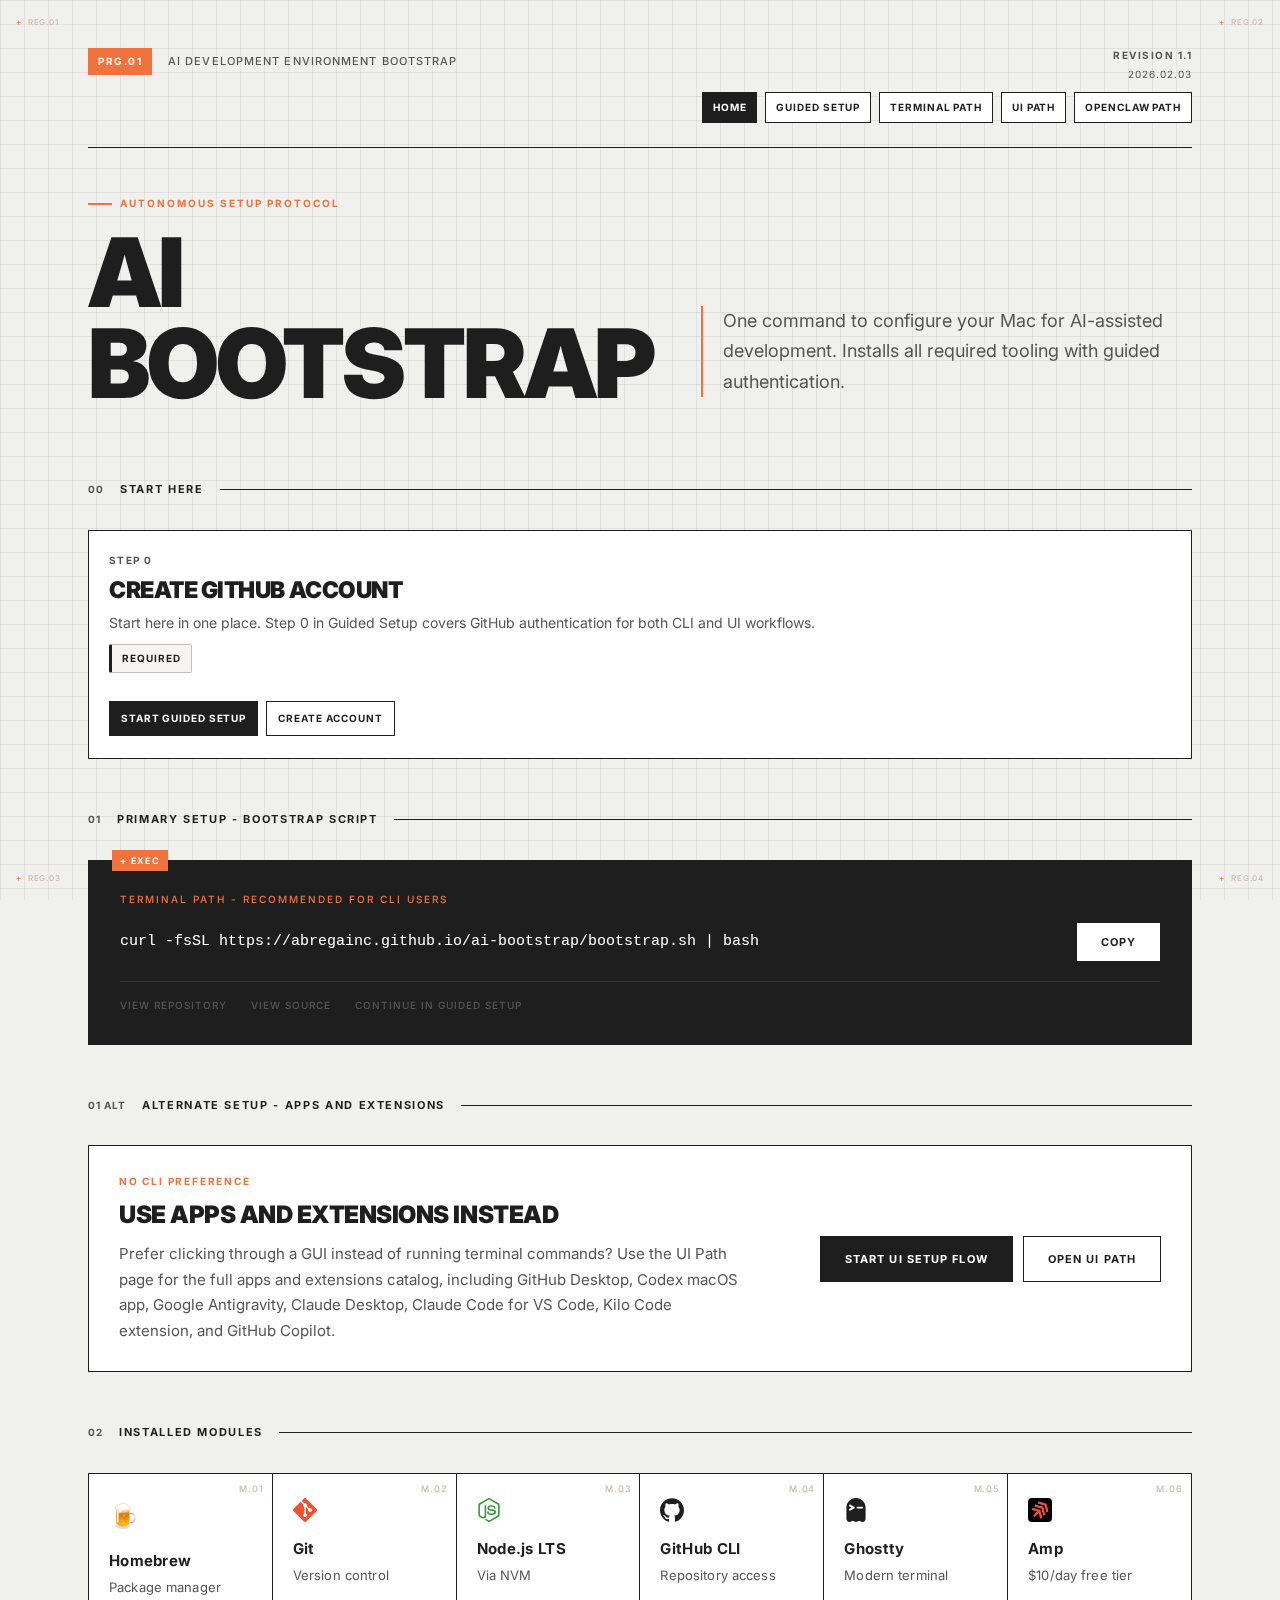
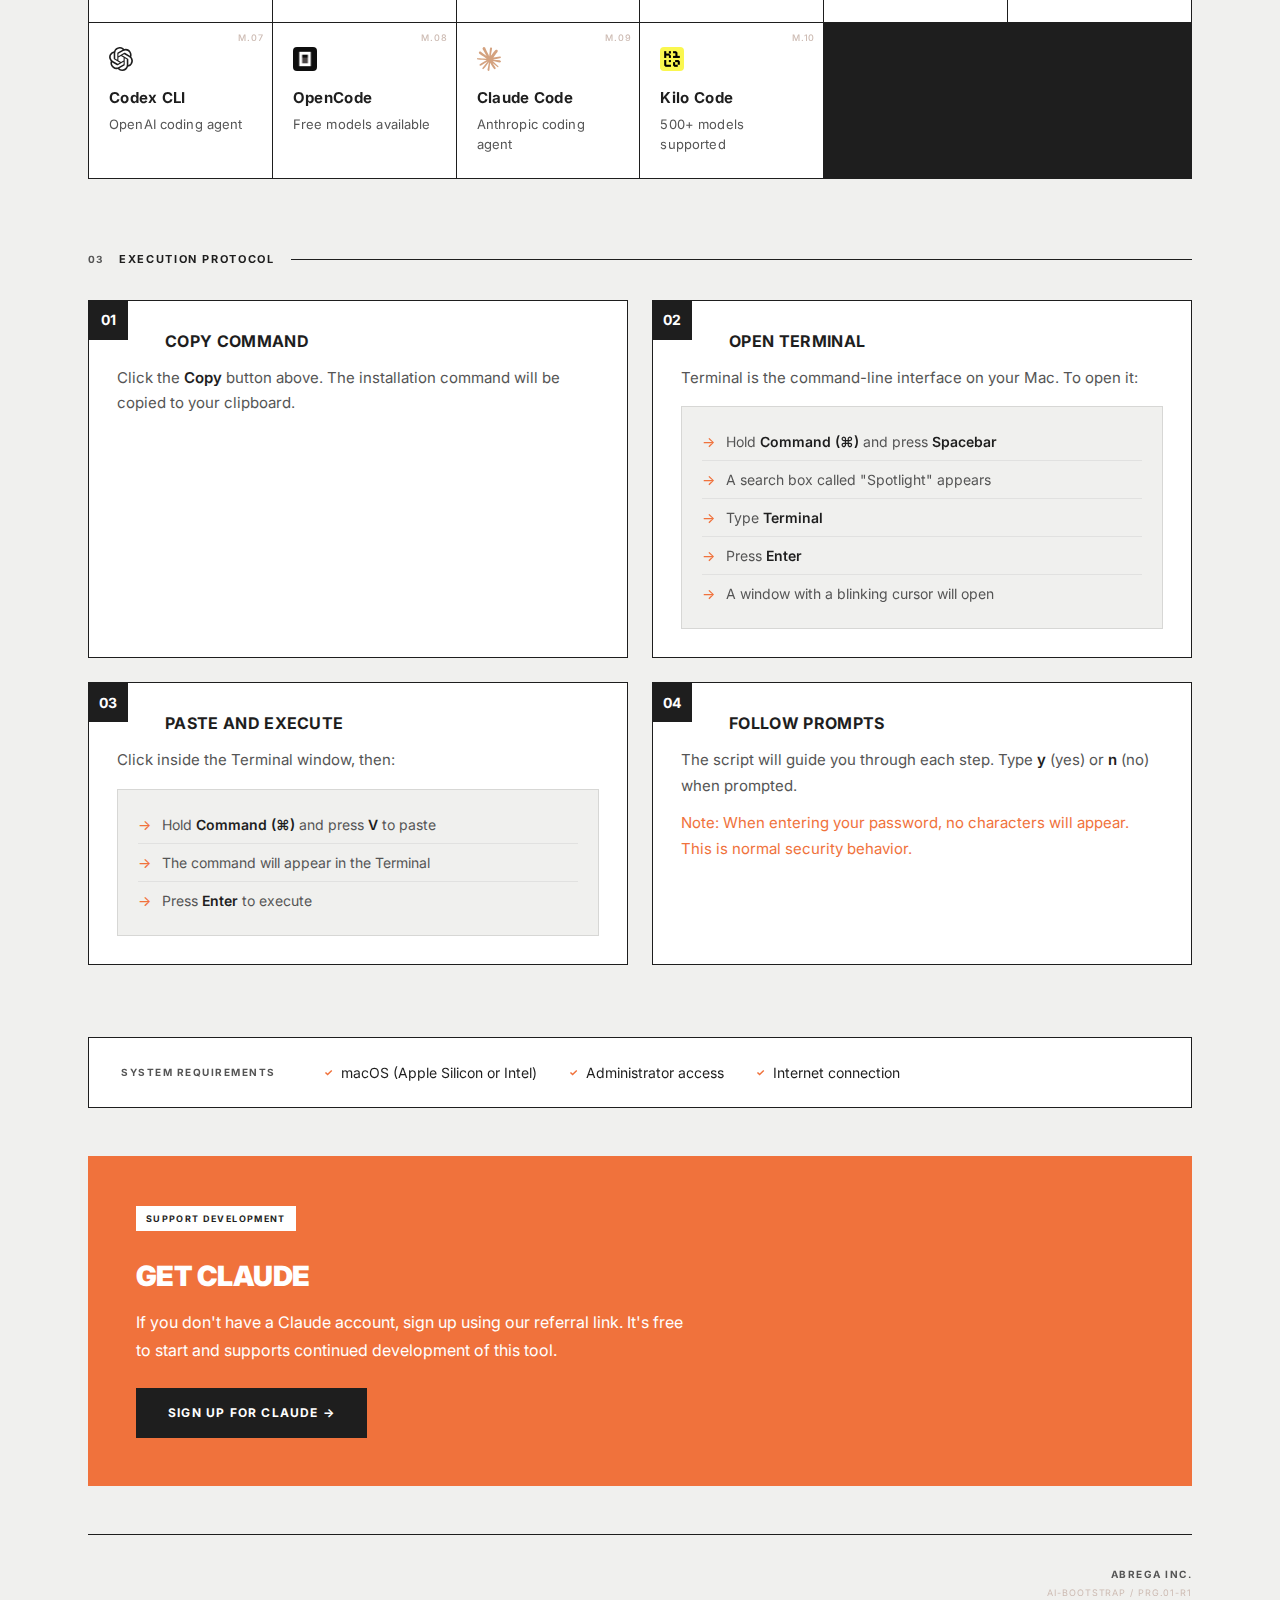
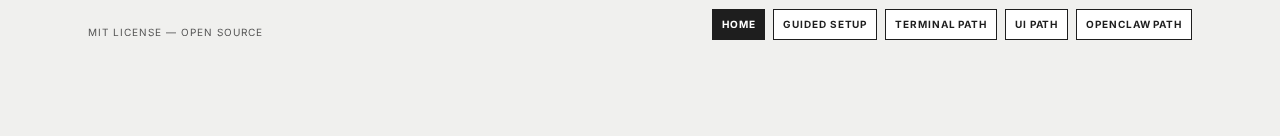
<file: docs/index.html>
<!DOCTYPE html>
<html lang="en">
<head>
    <meta charset="UTF-8">
    <meta name="viewport" content="width=device-width, initial-scale=1.0">
    <title>AI Bootstrap — PRG.01</title>
    <meta name="description" content="One command to install everything you need for AI-assisted coding: Homebrew, Git, Node.js, GitHub CLI, and AI coding tools.">
    <link rel="preconnect" href="https://fonts.googleapis.com">
    <link rel="preconnect" href="https://fonts.gstatic.com" crossorigin>
    <link href="https://fonts.googleapis.com/css2?family=Inter:wght@400;500;700;900&display=swap" rel="stylesheet">
    <style>
        :root {
            --paper: #F0F0EE;
            --white: #FFFFFF;
            --black: #1E1E1E;
            --charcoal: #2A2A2A;
            --orange: #F0723C;
            --gray: #555555;
            --gray-light: #CDBBB3;
            --grid-light: rgba(0,0,0,0.06);
            --grid-dark: rgba(240,114,60,0.15);
            --unit: 8px;
        }
        
        * {
            margin: 0;
            padding: 0;
            box-sizing: border-box;
        }
        
        html {
            font-size: 16px;
        }
        
        body {
            font-family: 'Inter', -apple-system, Helvetica, Arial, sans-serif;
            background: var(--paper);
            color: var(--black);
            line-height: 1.5;
            -webkit-font-smoothing: antialiased;
        }
        
        /* Grid overlay */
        .grid-bg {
            position: fixed;
            inset: 0;
            background-image: 
                linear-gradient(var(--grid-light) 1px, transparent 1px),
                linear-gradient(90deg, var(--grid-light) 1px, transparent 1px);
            background-size: 24px 24px;
            pointer-events: none;
            z-index: 0;
        }
        
        /* Registration marks */
        .reg-mark {
            position: absolute;
            color: var(--orange);
            font-size: 10px;
            font-weight: 500;
            letter-spacing: 0.05em;
            opacity: 0.7;
        }
        
        .reg-mark::before {
            content: '+';
            margin-right: 4px;
        }
        
        /* Main container */
        .page {
            position: relative;
            z-index: 1;
            max-width: 1200px;
            margin: 0 auto;
            padding: 48px 48px 96px;
        }
        
        /* Header bar */
        .header-bar {
            display: flex;
            justify-content: space-between;
            align-items: flex-start;
            padding-bottom: 24px;
            border-bottom: 1px solid var(--black);
            margin-bottom: 48px;
        }
        
        .header-left {
            display: flex;
            align-items: center;
            gap: 16px;
        }
        
        .program-id {
            background: var(--orange);
            color: var(--white);
            font-size: 10px;
            font-weight: 700;
            letter-spacing: 0.15em;
            padding: 6px 10px;
            text-transform: uppercase;
        }
        
        .header-title {
            font-size: 11px;
            font-weight: 500;
            letter-spacing: 0.1em;
            text-transform: uppercase;
            color: var(--gray);
        }
        
        .header-right {
            display: flex;
            flex-direction: column;
            align-items: flex-end;
            gap: 10px;
            text-align: right;
        }
        
        .version-tag {
            font-size: 10px;
            font-weight: 700;
            letter-spacing: 0.15em;
            text-transform: uppercase;
            color: var(--gray);
        }
        
        .date-tag {
            font-size: 10px;
            letter-spacing: 0.1em;
            color: var(--gray);
            margin-top: 4px;
        }

        .header-nav {
            display: flex;
            flex-wrap: wrap;
            gap: 8px;
            justify-content: flex-end;
        }

        .header-nav a {
            border: 1px solid var(--black);
            background: var(--white);
            color: var(--black);
            text-decoration: none;
            font-size: 10px;
            font-weight: 700;
            letter-spacing: 0.09em;
            text-transform: uppercase;
            padding: 7px 10px;
            transition: background 0.15s, color 0.15s, border-color 0.15s;
        }

        .header-nav a:hover {
            background: var(--black);
            color: var(--white);
        }

        .header-nav a.active {
            background: var(--black);
            color: var(--white);
        }
        
        /* Hero section */
        .hero {
            margin-bottom: 72px;
            display: grid;
            grid-template-columns: 1fr 1fr;
            gap: 48px;
            align-items: end;
        }
        
        @media (max-width: 768px) {
            .hero {
                grid-template-columns: 1fr;
                gap: 24px;
            }
        }

        @media (max-width: 980px) {
            .header-bar {
                flex-direction: column;
                align-items: flex-start;
                gap: 14px;
            }

            .header-right {
                width: 100%;
                align-items: flex-start;
                text-align: left;
            }

            .header-nav {
                justify-content: flex-start;
            }
        }
        
        .hero-left {
            
        }
        
        .hero-label {
            font-size: 10px;
            font-weight: 700;
            letter-spacing: 0.2em;
            text-transform: uppercase;
            color: var(--orange);
            margin-bottom: 16px;
            display: flex;
            align-items: center;
            gap: 8px;
        }
        
        .hero-label::before {
            content: '';
            display: inline-block;
            width: 24px;
            height: 2px;
            background: var(--orange);
        }
        
        .hero-title {
            font-size: clamp(48px, 10vw, 96px);
            font-weight: 900;
            letter-spacing: -0.03em;
            line-height: 0.95;
            text-transform: uppercase;
        }
        
        .hero-title span {
            display: block;
        }
        
        .hero-right {
            padding-bottom: 12px;
        }
        
        .hero-subtitle {
            font-size: 18px;
            font-weight: 400;
            color: var(--gray);
            line-height: 1.7;
            border-left: 2px solid var(--orange);
            padding-left: 20px;
        }
        
        /* Command block */
        .command-block {
            background: var(--black);
            padding: 32px;
            margin-bottom: 48px;
            position: relative;
        }
        
        .command-block::before {
            content: '+ EXEC';
            position: absolute;
            top: -10px;
            left: 24px;
            background: var(--orange);
            color: var(--white);
            font-size: 9px;
            font-weight: 700;
            letter-spacing: 0.15em;
            padding: 4px 8px;
        }
        
        .command-label {
            font-size: 10px;
            font-weight: 500;
            letter-spacing: 0.2em;
            text-transform: uppercase;
            color: var(--orange);
            margin-bottom: 16px;
        }
        
        .command-row {
            display: flex;
            align-items: center;
            gap: 16px;
        }
        
        .command-text {
            flex: 1;
            font-family: 'SF Mono', 'Monaco', 'Consolas', monospace;
            font-size: 15px;
            color: var(--white);
            background: transparent;
            border: none;
            word-break: break-all;
        }
        
        .copy-btn {
            background: var(--white);
            color: var(--black);
            border: none;
            padding: 12px 24px;
            font-family: 'Inter', sans-serif;
            font-size: 11px;
            font-weight: 700;
            letter-spacing: 0.1em;
            text-transform: uppercase;
            cursor: pointer;
            transition: background 0.15s, color 0.15s;
        }
        
        .copy-btn:hover {
            background: var(--orange);
            color: var(--white);
        }
        
        .copy-btn.copied {
            background: var(--orange);
            color: var(--white);
        }
        
        .command-meta {
            display: flex;
            gap: 24px;
            margin-top: 20px;
            padding-top: 16px;
            border-top: 1px solid rgba(255,255,255,0.1);
        }
        
        .command-meta a {
            font-size: 10px;
            font-weight: 500;
            letter-spacing: 0.1em;
            text-transform: uppercase;
            color: var(--gray);
            text-decoration: none;
            transition: color 0.15s;
        }
        
        .command-meta a:hover {
            color: var(--orange);
        }

        /* Non-CLI callout */
        .noncli-callout {
            border: 1px solid var(--black);
            background: var(--white);
            padding: 28px 30px;
            margin-bottom: 52px;
            display: flex;
            justify-content: space-between;
            align-items: center;
            gap: 24px;
        }

        @media (max-width: 768px) {
            .noncli-callout {
                flex-direction: column;
                align-items: flex-start;
                padding: 24px;
            }
        }

        .noncli-kicker {
            font-size: 10px;
            font-weight: 700;
            letter-spacing: 0.18em;
            text-transform: uppercase;
            color: var(--orange);
            margin-bottom: 8px;
        }

        .noncli-title {
            font-size: 24px;
            font-weight: 900;
            letter-spacing: -0.02em;
            text-transform: uppercase;
            margin-bottom: 8px;
        }

        .noncli-text {
            font-size: 15px;
            color: var(--gray);
            max-width: 620px;
            line-height: 1.7;
        }

        .noncli-btn {
            display: inline-block;
            background: var(--black);
            color: var(--white);
            text-decoration: none;
            border: 1px solid var(--black);
            padding: 14px 24px;
            font-size: 11px;
            font-weight: 700;
            letter-spacing: 0.1em;
            text-transform: uppercase;
            transition: background 0.15s, border-color 0.15s;
            white-space: nowrap;
        }

        .noncli-btn:hover {
            background: var(--orange);
            border-color: var(--orange);
        }

        .noncli-actions {
            display: flex;
            gap: 10px;
            flex-wrap: wrap;
        }

        .noncli-btn.secondary {
            background: var(--white);
            color: var(--black);
        }

        .noncli-btn.secondary:hover {
            background: var(--black);
            color: var(--white);
            border-color: var(--black);
        }

        /* Guide entry */
        .start-section {
            margin-bottom: 52px;
        }

        .badge-legend {
            display: flex;
            flex-wrap: wrap;
            gap: 8px;
            margin-bottom: 18px;
        }

        .status-badge {
            display: inline-flex;
            align-items: center;
            gap: 6px;
            font-size: 10px;
            font-weight: 700;
            letter-spacing: 0.1em;
            text-transform: uppercase;
            padding: 6px 10px;
            border-radius: 2px;
            border: 1px solid rgba(0, 0, 0, 0.22);
            background: #f7f5f2;
            color: var(--black);
        }

        .status-badge.required {
            border-left: 3px solid var(--black);
        }

        .status-badge.recommended {
            border-left: 3px solid var(--orange);
        }

        .status-badge.optional {
            color: var(--gray);
            border-left: 3px solid var(--gray-light);
        }

        .start-grid {
            display: grid;
            grid-template-columns: 1fr;
            gap: 14px;
        }

        @media (max-width: 980px) {
            .start-grid {
                grid-template-columns: 1fr;
            }
        }

        .start-card {
            background: var(--white);
            border: 1px solid var(--black);
            padding: 22px 20px;
            display: flex;
            flex-direction: column;
            gap: 10px;
        }

        .start-eyebrow {
            font-size: 10px;
            font-weight: 700;
            letter-spacing: 0.14em;
            text-transform: uppercase;
            color: var(--gray);
        }

        .start-title {
            font-size: 23px;
            font-weight: 900;
            letter-spacing: -0.02em;
            text-transform: uppercase;
            line-height: 1.05;
        }

        .start-copy {
            color: var(--gray);
            font-size: 14px;
            line-height: 1.6;
        }

        .start-actions {
            display: flex;
            flex-wrap: wrap;
            gap: 8px;
            margin-top: auto;
        }

        .start-actions a {
            border: 1px solid var(--black);
            background: var(--white);
            color: var(--black);
            text-decoration: none;
            font-size: 10px;
            font-weight: 700;
            letter-spacing: 0.09em;
            text-transform: uppercase;
            padding: 9px 11px;
            transition: background 0.15s, color 0.15s, border-color 0.15s;
        }

        .start-actions a:hover {
            background: var(--black);
            color: var(--white);
        }

        .start-actions a.primary {
            background: var(--black);
            color: var(--white);
        }

        .start-actions a.primary:hover {
            background: var(--orange);
            border-color: var(--orange);
        }

        .stacks-section {
            margin-bottom: 60px;
        }

        .stack-grid {
            display: grid;
            grid-template-columns: repeat(3, minmax(0, 1fr));
            gap: 12px;
        }

        @media (max-width: 980px) {
            .stack-grid {
                grid-template-columns: 1fr;
            }
        }

        .stack-item {
            background: var(--white);
            border: 1px solid var(--black);
            padding: 18px 18px;
            display: flex;
            flex-direction: column;
            gap: 10px;
        }

        .stack-title {
            font-size: 17px;
            font-weight: 800;
            letter-spacing: -0.01em;
            text-transform: uppercase;
            line-height: 1.2;
        }

        .stack-copy {
            font-size: 14px;
            color: var(--gray);
        }

        .stack-item a {
            align-self: flex-start;
            border: 1px solid var(--black);
            background: var(--white);
            color: var(--black);
            text-decoration: none;
            font-size: 10px;
            font-weight: 700;
            letter-spacing: 0.09em;
            text-transform: uppercase;
            padding: 8px 10px;
            transition: background 0.15s, color 0.15s;
        }

        .stack-item a:hover {
            background: var(--black);
            color: var(--white);
        }
        
        /* Modules grid */
        .modules-section {
            margin-bottom: 72px;
        }
        
        .section-header {
            display: flex;
            align-items: center;
            gap: 16px;
            margin-bottom: 32px;
        }
        
        .section-number {
            font-size: 10px;
            font-weight: 700;
            letter-spacing: 0.1em;
            color: var(--gray);
        }
        
        .section-title {
            font-size: 11px;
            font-weight: 700;
            letter-spacing: 0.15em;
            text-transform: uppercase;
        }
        
        .section-line {
            flex: 1;
            height: 1px;
            background: var(--black);
        }
        
        .modules-grid {
            display: grid;
            grid-template-columns: repeat(6, 1fr);
            gap: 1px;
            background: var(--black);
            border: 1px solid var(--black);
        }
        
        @media (max-width: 900px) {
            .modules-grid {
                grid-template-columns: repeat(3, 1fr);
            }
        }
        
        @media (max-width: 540px) {
            .modules-grid {
                grid-template-columns: repeat(2, 1fr);
            }
        }
        
        .module {
            background: var(--white);
            padding: 24px 20px;
            position: relative;
        }
        
        .module::before {
            content: attr(data-id);
            position: absolute;
            top: 8px;
            right: 8px;
            font-size: 9px;
            font-weight: 500;
            letter-spacing: 0.1em;
            color: var(--gray-light);
        }
        
        .module-icon {
            font-size: 24px;
            margin-bottom: 16px;
            display: block;
        }
        
        .module-icon-svg {
            width: 24px;
            height: 24px;
            margin-bottom: 16px;
            display: block;
        }
        
        .module-icon-img {
            width: 24px;
            height: 24px;
            margin-bottom: 16px;
            display: block;
            border-radius: 4px;
        }
        
        .module-name {
            font-size: 15px;
            font-weight: 700;
            letter-spacing: 0.02em;
            margin-bottom: 6px;
        }
        
        .module-desc {
            font-size: 13px;
            color: var(--gray);
            letter-spacing: 0.01em;
        }
        
        /* Instructions */
        .instructions-section {
            margin-bottom: 72px;
        }
        
        .instructions-grid {
            display: grid;
            grid-template-columns: 1fr 1fr;
            gap: 24px;
        }
        
        @media (max-width: 768px) {
            .instructions-grid {
                grid-template-columns: 1fr;
                gap: 24px;
            }
        }
        
        .instruction {
            background: var(--white);
            border: 1px solid var(--black);
            padding: 28px;
            position: relative;
        }
        
        .instruction-number {
            position: absolute;
            top: -1px;
            left: -1px;
            width: 40px;
            height: 40px;
            background: var(--black);
            color: var(--white);
            display: flex;
            align-items: center;
            justify-content: center;
            font-size: 14px;
            font-weight: 700;
        }
        
        .instruction-title {
            font-size: 16px;
            font-weight: 700;
            letter-spacing: 0.02em;
            margin-bottom: 12px;
            margin-left: 48px;
            text-transform: uppercase;
        }
        
        .instruction-text {
            font-size: 15px;
            color: var(--gray);
            line-height: 1.7;
            margin-bottom: 12px;
        }
        
        .instruction-text strong {
            color: var(--black);
            font-weight: 600;
        }
        
        .instruction-text em {
            font-style: normal;
            color: var(--orange);
        }
        
        .substeps {
            list-style: none;
            background: var(--paper);
            border: 1px solid rgba(0,0,0,0.1);
            padding: 16px 20px;
            margin-top: 16px;
        }
        
        .substeps li {
            font-size: 14px;
            color: var(--gray);
            padding: 8px 0;
            padding-left: 24px;
            position: relative;
            border-bottom: 1px solid var(--grid-light);
        }
        
        .substeps li:last-child {
            border-bottom: none;
        }
        
        .substeps li::before {
            content: '→';
            position: absolute;
            left: 0;
            color: var(--orange);
            font-weight: 500;
        }
        
        .substeps li strong {
            color: var(--black);
            font-weight: 600;
        }
        
        /* Requirements bar */
        .requirements-bar {
            background: var(--white);
            border: 1px solid var(--black);
            padding: 24px 32px;
            margin-bottom: 48px;
            display: flex;
            align-items: center;
            gap: 48px;
            flex-wrap: wrap;
        }
        
        .requirements-label {
            font-size: 10px;
            font-weight: 700;
            letter-spacing: 0.15em;
            text-transform: uppercase;
            color: var(--gray);
        }
        
        .requirements-list {
            display: flex;
            gap: 32px;
            flex-wrap: wrap;
        }
        
        .requirement {
            font-size: 14px;
            color: var(--black);
            display: flex;
            align-items: center;
            gap: 8px;
        }
        
        .requirement::before {
            content: '✓';
            font-size: 10px;
            font-weight: 700;
            color: var(--orange);
        }
        
        /* Support section */
        .support-block {
            background: var(--orange);
            padding: 48px;
            position: relative;
            margin-bottom: 48px;
            z-index: 2;
        }
        
        .support-tag {
            display: inline-block;
            background: var(--white);
            color: var(--black);
            font-size: 9px;
            font-weight: 700;
            letter-spacing: 0.15em;
            text-transform: uppercase;
            padding: 6px 10px;
            margin-bottom: 24px;
        }
        
        .support-title {
            font-size: 28px;
            font-weight: 900;
            letter-spacing: -0.02em;
            color: var(--white);
            margin-bottom: 12px;
            text-transform: uppercase;
        }
        
        .support-text {
            font-size: 16px;
            color: var(--white);
            max-width: 560px;
            line-height: 1.7;
            margin-bottom: 24px;
        }
        
        .support-btn {
            display: inline-block;
            background: var(--black);
            color: var(--white);
            font-size: 12px;
            font-weight: 700;
            letter-spacing: 0.1em;
            text-transform: uppercase;
            text-decoration: none;
            padding: 16px 32px;
            transition: background 0.15s;
        }
        
        .support-btn:hover {
            background: var(--charcoal);
        }
        
        /* Footer */
        .footer {
            display: flex;
            justify-content: space-between;
            align-items: flex-end;
            gap: 12px;
            flex-wrap: wrap;
            padding-top: 32px;
            border-top: 1px solid var(--black);
        }
        
        .footer-left {
            font-size: 10px;
            letter-spacing: 0.1em;
            text-transform: uppercase;
            color: var(--gray);
        }
        
        .footer-right {
            text-align: right;
        }
        
        .footer-id {
            font-size: 10px;
            font-weight: 700;
            letter-spacing: 0.15em;
            text-transform: uppercase;
            color: var(--gray);
        }
        
        .footer-meta {
            font-size: 9px;
            letter-spacing: 0.1em;
            color: var(--gray-light);
            margin-top: 4px;
        }

        .footer-nav {
            display: flex;
            flex-wrap: wrap;
            gap: 8px;
            justify-content: flex-end;
            margin-top: 10px;
        }

        .footer-nav a {
            border: 1px solid var(--black);
            background: var(--white);
            color: var(--black);
            text-decoration: none;
            font-size: 10px;
            font-weight: 700;
            letter-spacing: 0.09em;
            text-transform: uppercase;
            padding: 7px 9px;
            transition: background 0.15s, color 0.15s;
        }

        .footer-nav a:hover {
            background: var(--black);
            color: var(--white);
        }

        .footer-nav a.active {
            background: var(--black);
            color: var(--white);
        }

        @media (max-width: 980px) {
            .footer {
                align-items: flex-start;
            }

            .footer-right {
                text-align: left;
            }

            .footer-nav {
                justify-content: flex-start;
            }
        }
        
        /* Corner marks */
        .corner-mark {
            position: fixed;
            font-size: 8px;
            font-weight: 500;
            letter-spacing: 0.1em;
            color: var(--gray-light);
            z-index: 100;
        }
        
        .corner-mark.tl { top: 16px; left: 16px; }
        .corner-mark.tr { top: 16px; right: 16px; }
        .corner-mark.bl { bottom: 16px; left: 16px; }
        .corner-mark.br { bottom: 16px; right: 16px; }
        
        .corner-mark::before {
            content: '+';
            margin-right: 6px;
            color: var(--orange);
        }
    </style>
</head>
<body>
    <div class="grid-bg"></div>
    
    <div class="corner-mark tl">REG.01</div>
    <div class="corner-mark tr">REG.02</div>
    <div class="corner-mark bl">REG.03</div>
    <div class="corner-mark br">REG.04</div>
    
    <div class="page">
        <header class="header-bar">
            <div class="header-left">
                <div class="program-id">PRG.01</div>
                <div class="header-title">AI Development Environment Bootstrap</div>
            </div>
            <div class="header-right">
                <div>
                    <div class="version-tag">Revision 1.1</div>
                    <div class="date-tag">2026.02.03</div>
                </div>
                <nav class="header-nav" aria-label="Site navigation">
                    <a class="active" href="./">Home</a>
                    <a href="./guides/">Guided Setup</a>
                    <a href="./guides/terminal/">Terminal Path</a>
                    <a href="./guides/ui/">UI Path</a>
                    <a href="./guides/openclaw/">OpenClaw Path</a>
                </nav>
            </div>
        </header>
        
        <section class="hero">
            <div class="hero-left">
                <div class="hero-label">Autonomous Setup Protocol</div>
                <h1 class="hero-title">
                    <span>AI</span>
                    <span>Bootstrap</span>
                </h1>
            </div>
            <div class="hero-right">
                <p class="hero-subtitle">One command to configure your Mac for AI-assisted development. Installs all required tooling with guided authentication.</p>
            </div>
        </section>

        <section class="start-section">
            <div class="section-header">
                <span class="section-number">00</span>
                <span class="section-title">Start Here</span>
                <div class="section-line"></div>
            </div>
            <div class="start-grid">
                <article class="start-card">
                    <div class="start-eyebrow">Step 0</div>
                    <h2 class="start-title">Create GitHub Account</h2>
                    <p class="start-copy">Start here in one place. Step 0 in Guided Setup covers GitHub authentication for both CLI and UI workflows.</p>
                    <div class="badge-legend">
                        <span class="status-badge required">Required</span>
                    </div>
                    <div class="start-actions">
                        <a class="primary" href="./guides/#step-0">Start Guided Setup</a>
                        <a href="https://github.com/signup" target="_blank">Create Account</a>
                    </div>
                </article>
            </div>
        </section>

        <section class="start-section">
            <div class="section-header">
                <span class="section-number">01</span>
                <span class="section-title">Primary Setup - Bootstrap Script</span>
                <div class="section-line"></div>
            </div>
        
        <section id="terminal-command" class="command-block">
            <div class="command-label">Terminal Path - Recommended for CLI Users</div>
            <div class="command-row">
                <code class="command-text">curl -fsSL https://abregainc.github.io/ai-bootstrap/bootstrap.sh | bash</code>
                <button class="copy-btn" onclick="copyCommand(this)">Copy</button>
            </div>
            <div class="command-meta">
                <a href="https://github.com/AbregaInc/ai-bootstrap">View Repository</a>
                <a href="https://raw.githubusercontent.com/AbregaInc/ai-bootstrap/main/bootstrap.sh">View Source</a>
                <a href="./guides/terminal/">Continue In Guided Setup</a>
            </div>
        </section>
        </section>

        <section class="start-section">
            <div class="section-header">
                <span class="section-number">01 ALT</span>
                <span class="section-title">Alternate Setup - Apps And Extensions</span>
                <div class="section-line"></div>
            </div>

        <section class="noncli-callout">
            <div>
                <div class="noncli-kicker">No CLI Preference</div>
                <h2 class="noncli-title">Use Apps and Extensions Instead</h2>
                <p class="noncli-text">Prefer clicking through a GUI instead of running terminal commands? Use the UI Path page for the full apps and extensions catalog, including GitHub Desktop, Codex macOS app, Google Antigravity, Claude Desktop, Claude Code for VS Code, Kilo Code extension, and GitHub Copilot.</p>
            </div>
            <div class="noncli-actions">
                <a class="noncli-btn" href="./guides/ui/">Start UI Setup Flow</a>
                <a class="noncli-btn secondary" href="./guides/ui/">Open UI Path</a>
            </div>
        </section>
        </section>
        
        <section class="modules-section">
            <div class="section-header">
                <span class="section-number">02</span>
                <span class="section-title">Installed Modules</span>
                <div class="section-line"></div>
            </div>
            <div class="modules-grid">
                <div class="module" data-id="M.01">
                    <span class="module-icon">🍺</span>
                    <div class="module-name">Homebrew</div>
                    <div class="module-desc">Package manager</div>
                </div>
                <div class="module" data-id="M.02">
                    <svg class="module-icon-svg" viewBox="0 0 24 24" fill="#F05032"><path d="M23.546 10.93L13.067.452c-.604-.603-1.582-.603-2.188 0L8.708 2.627l2.76 2.76c.645-.215 1.379-.07 1.889.441.516.515.658 1.258.438 1.9l2.658 2.66c.645-.223 1.387-.078 1.9.435.721.72.721 1.884 0 2.604-.719.719-1.881.719-2.6 0-.539-.541-.674-1.337-.404-1.996L12.86 8.955v6.525c.176.086.342.203.488.348.713.721.713 1.883 0 2.6-.719.721-1.889.721-2.609 0-.719-.719-.719-1.879 0-2.598.182-.18.387-.316.605-.406V8.835c-.217-.091-.424-.222-.6-.401-.545-.545-.676-1.342-.396-2.009L7.636 3.7.45 10.881c-.6.605-.6 1.584 0 2.189l10.48 10.477c.604.604 1.582.604 2.186 0l10.43-10.43c.605-.603.605-1.582 0-2.187"/></svg>
                    <div class="module-name">Git</div>
                    <div class="module-desc">Version control</div>
                </div>
                <div class="module" data-id="M.03">
                    <svg class="module-icon-svg" viewBox="0 0 24 24" fill="#339933"><path d="M11.998,24c-0.321,0-0.641-0.084-0.922-0.247l-2.936-1.737c-0.438-0.245-0.224-0.332-0.08-0.383 c0.585-0.203,0.703-0.25,1.328-0.604c0.065-0.037,0.151-0.023,0.218,0.017l2.256,1.339c0.082,0.045,0.197,0.045,0.272,0l8.795-5.076 c0.082-0.047,0.134-0.141,0.134-0.238V6.921c0-0.099-0.053-0.192-0.137-0.242l-8.791-5.072c-0.081-0.047-0.189-0.047-0.271,0 L3.075,6.68C2.99,6.729,2.936,6.825,2.936,6.921v10.15c0,0.097,0.054,0.189,0.139,0.235l2.409,1.392 c1.307,0.654,2.108-0.116,2.108-0.89V7.787c0-0.142,0.114-0.253,0.256-0.253h1.115c0.139,0,0.255,0.112,0.255,0.253v10.021 c0,1.745-0.95,2.745-2.604,2.745c-0.508,0-0.909,0-2.026-0.551L2.28,18.675c-0.57-0.329-0.922-0.945-0.922-1.604V6.921 c0-0.659,0.353-1.275,0.922-1.603l8.795-5.082c0.557-0.315,1.296-0.315,1.848,0l8.794,5.082c0.57,0.329,0.924,0.944,0.924,1.603 v10.15c0,0.659-0.354,1.273-0.924,1.604l-8.794,5.078C12.643,23.916,12.324,24,11.998,24z M19.099,13.993 c0-1.9-1.284-2.406-3.987-2.763c-2.731-0.361-3.009-0.548-3.009-1.187c0-0.528,0.235-1.233,2.258-1.233 c1.807,0,2.473,0.389,2.747,1.607c0.024,0.115,0.129,0.199,0.247,0.199h1.141c0.071,0,0.138-0.031,0.186-0.081 c0.048-0.054,0.074-0.123,0.067-0.196c-0.177-2.098-1.571-3.076-4.388-3.076c-2.508,0-4.004,1.058-4.004,2.833 c0,1.925,1.488,2.457,3.895,2.695c2.88,0.282,3.103,0.703,3.103,1.269c0,0.983-0.789,1.402-2.642,1.402 c-2.327,0-2.839-0.584-3.011-1.742c-0.02-0.124-0.126-0.215-0.253-0.215h-1.137c-0.141,0-0.254,0.112-0.254,0.253 c0,1.482,0.806,3.248,4.655,3.248C17.501,17.007,19.099,15.91,19.099,13.993z"/></svg>
                    <div class="module-name">Node.js LTS</div>
                    <div class="module-desc">Via NVM</div>
                </div>
                <div class="module" data-id="M.04">
                    <svg class="module-icon-svg" viewBox="0 0 24 24" fill="currentColor"><path d="M12 .297c-6.63 0-12 5.373-12 12 0 5.303 3.438 9.8 8.205 11.385.6.113.82-.258.82-.577 0-.285-.01-1.04-.015-2.04-3.338.724-4.042-1.61-4.042-1.61C4.422 18.07 3.633 17.7 3.633 17.7c-1.087-.744.084-.729.084-.729 1.205.084 1.838 1.236 1.838 1.236 1.07 1.835 2.809 1.305 3.495.998.108-.776.417-1.305.76-1.605-2.665-.3-5.466-1.332-5.466-5.93 0-1.31.465-2.38 1.235-3.22-.135-.303-.54-1.523.105-3.176 0 0 1.005-.322 3.3 1.23.96-.267 1.98-.399 3-.405 1.02.006 2.04.138 3 .405 2.28-1.552 3.285-1.23 3.285-1.23.645 1.653.24 2.873.12 3.176.765.84 1.23 1.91 1.23 3.22 0 4.61-2.805 5.625-5.475 5.92.42.36.81 1.096.81 2.22 0 1.606-.015 2.896-.015 3.286 0 .315.21.69.825.57C20.565 22.092 24 17.592 24 12.297c0-6.627-5.373-12-12-12"/></svg>
                    <div class="module-name">GitHub CLI</div>
                    <div class="module-desc">Repository access</div>
                </div>
                <div class="module" data-id="M.05">
                    <svg class="module-icon-svg" viewBox="0 0 24 24" fill="currentColor"><path d="M12 0C6.7 0 2.4 4.3 2.4 9.6v11.146c0 1.772 1.45 3.267 3.222 3.254a3.18 3.18 0 0 0 1.955-.686 1.96 1.96 0 0 1 2.444 0 3.18 3.18 0 0 0 1.976.686c.75 0 1.436-.257 1.98-.686.715-.563 1.71-.587 2.419-.018.59.476 1.355.743 2.182.699 1.705-.094 3.022-1.537 3.022-3.244V9.601C21.6 4.3 17.302 0 12 0M6.069 6.562a1 1 0 0 1 .46.131l3.578 2.065v.002a.974.974 0 0 1 0 1.687L6.53 12.512a.975.975 0 0 1-.976-1.687L7.67 9.602 5.553 8.38a.975.975 0 0 1 .515-1.818m7.438 2.063h4.7a.975.975 0 1 1 0 1.95h-4.7a.975.975 0 0 1 0-1.95"/></svg>
                    <div class="module-name">Ghostty</div>
                    <div class="module-desc">Modern terminal</div>
                </div>
                <div class="module" data-id="M.06">
                    <img class="module-icon-img" src="amp-logo.png" alt="Amp">
                    <div class="module-name">Amp</div>
                    <div class="module-desc">$10/day free tier</div>
                </div>
                <div class="module" data-id="M.07">
                    <svg class="module-icon-svg" viewBox="0 0 24 24" fill="currentColor"><path d="M22.2819 9.8211a5.9847 5.9847 0 0 0-.5157-4.9108 6.0462 6.0462 0 0 0-6.5098-2.9A6.0651 6.0651 0 0 0 4.9807 4.1818a5.9847 5.9847 0 0 0-3.9977 2.9 6.0462 6.0462 0 0 0 .7427 7.0966 5.98 5.98 0 0 0 .511 4.9107 6.051 6.051 0 0 0 6.5146 2.9001A5.9847 5.9847 0 0 0 13.2599 24a6.0557 6.0557 0 0 0 5.7718-4.2058 5.9894 5.9894 0 0 0 3.9977-2.9001 6.0557 6.0557 0 0 0-.7475-7.0729zm-9.022 12.6081a4.4755 4.4755 0 0 1-2.8764-1.0408l.1419-.0804 4.7783-2.7582a.7948.7948 0 0 0 .3927-.6813v-6.7369l2.02 1.1686a.071.071 0 0 1 .038.052v5.5826a4.504 4.504 0 0 1-4.4945 4.4944zm-9.6607-4.1254a4.4708 4.4708 0 0 1-.5346-3.0137l.142.0852 4.783 2.7582a.7712.7712 0 0 0 .7806 0l5.8428-3.3685v2.3324a.0804.0804 0 0 1-.0332.0615L9.74 19.9502a4.4992 4.4992 0 0 1-6.1408-1.6464zM2.3408 7.8956a4.485 4.485 0 0 1 2.3655-1.9728V11.6a.7664.7664 0 0 0 .3879.6765l5.8144 3.3543-2.0201 1.1685a.0757.0757 0 0 1-.071 0l-4.8303-2.7865A4.504 4.504 0 0 1 2.3408 7.872zm16.5963 3.8558L13.1038 8.364l2.0201-1.1638a.0757.0757 0 0 1 .071 0l4.8303 2.7913a4.4944 4.4944 0 0 1-.6765 8.1042v-5.6772a.79.79 0 0 0-.4066-.6898zm2.0107-3.0231-.142-.0852-4.7735-2.7818a.7759.7759 0 0 0-.7854 0L9.409 9.2297V6.8974a.0662.0662 0 0 1 .0284-.0615l4.8303-2.7866a4.4992 4.4992 0 0 1 6.6802 4.66zM8.3065 12.863l-2.02-1.1638a.0804.0804 0 0 1-.038-.0567V6.0742a4.4992 4.4992 0 0 1 7.3757-3.4537l-.142.0805L8.704 5.459a.7948.7948 0 0 0-.3927.6813zm1.0976-2.3654 2.602-1.4998 2.6069 1.4998v2.9994l-2.5974 1.4997-2.6067-1.4997Z"/></svg>
                    <div class="module-name">Codex CLI</div>
                    <div class="module-desc">OpenAI coding agent</div>
                </div>
                <div class="module" data-id="M.08">
                    <img class="module-icon-img" src="opencode-logo.png" alt="OpenCode">
                    <div class="module-name">OpenCode</div>
                    <div class="module-desc">Free models available</div>
                </div>
                <div class="module" data-id="M.09">
                    <svg class="module-icon-svg" viewBox="0 0 24 24" fill="#D4A27F"><path d="m4.7144 15.9555 4.7174-2.6471.079-.2307-.079-.1275h-.2307l-.7893-.0486-2.6956-.0729-2.3375-.0971-2.2646-.1214-.5707-.1215-.5343-.7042.0546-.3522.4797-.3218.686.0608 1.5179.1032 2.2767.1578 1.6514.0972 2.4468.255h.3886l.0546-.1579-.1336-.0971-.1032-.0972L6.973 9.8356l-2.55-1.6879-1.3356-.9714-.7225-.4918-.3643-.4614-.1578-1.0078.6557-.7225.8803.0607.2246.0607.8925.686 1.9064 1.4754 2.4893 1.8336.3643.3035.1457-.1032.0182-.0728-.164-.2733-1.3539-2.4467-1.445-2.4893-.6435-1.032-.17-.6194c-.0607-.255-.1032-.4674-.1032-.7285L6.287.1335 6.6997 0l.9957.1336.419.3642.6192 1.4147 1.0018 2.2282 1.5543 3.0296.4553.8985.2429.8318.091.255h.1579v-.1457l.1275-1.706.2368-2.0947.2307-2.6957.0789-.7589.3764-.9107.7468-.4918.5828.2793.4797.686-.0668.4433-.2853 1.8517-.5586 2.9021-.3643 1.9429h.2125l.2429-.2429.9835-1.3053 1.6514-2.0643.7286-.8196.85-.9046.5464-.4311h1.0321l.759 1.1293-.34 1.1657-1.0625 1.3478-.8804 1.1414-1.2628 1.7-.7893 1.36.0729.1093.1882-.0183 2.8535-.607 1.5421-.2794 1.8396-.3157.8318.3886.091.3946-.3278.8075-1.967.4857-2.3072.4614-3.4364.8136-.0425.0304.0486.0607 1.5482.1457.6618.0364h1.621l3.0175.2247.7892.522.4736.6376-.079.4857-1.2142.6193-1.6393-.3886-3.825-.9107-1.3113-.3279h-.1822v.1093l1.0929 1.0686 2.0035 1.8092 2.5075 2.3314.1275.5768-.3218.4554-.34-.0486-2.2039-1.6575-.85-.7468-1.9246-1.621h-.1275v.17l.4432.6496 2.3436 3.5214.1214 1.0807-.17.3521-.6071.2125-.6679-.1214-1.3721-1.9246L14.38 17.959l-1.1414-1.9428-.1397.079-.674 7.2552-.3156.3703-.7286.2793-.6071-.4614-.3218-.7468.3218-1.4753.3886-1.9246.3157-1.53.2853-1.9004.17-.6314-.0121-.0425-.1397.0182-1.4328 1.9672-2.1796 2.9446-1.7243 1.8456-.4128.164-.7164-.3704.0667-.6618.4008-.5889 2.386-3.0357 1.4389-1.882.929-1.0868-.0062-.1579h-.0546l-6.3385 4.1164-1.1293.1457-.4857-.4554.0608-.7467.2307-.2429 1.9064-1.3114Z"/></svg>
                    <div class="module-name">Claude Code</div>
                    <div class="module-desc">Anthropic coding agent</div>
                </div>
                <div class="module" data-id="M.10">
                    <img class="module-icon-img" src="kilocode-logo.png" alt="Kilo Code">
                    <div class="module-name">Kilo Code</div>
                    <div class="module-desc">500+ models supported</div>
                </div>
            </div>
        </section>
        
        <section class="instructions-section">
            <div class="section-header">
                <span class="section-number">03</span>
                <span class="section-title">Execution Protocol</span>
                <div class="section-line"></div>
            </div>
            <div class="instructions-grid">
                <div class="instruction">
                    <div class="instruction-number">01</div>
                    <div class="instruction-title">Copy Command</div>
                    <p class="instruction-text">Click the <strong>Copy</strong> button above. The installation command will be copied to your clipboard.</p>
                </div>
                <div class="instruction">
                    <div class="instruction-number">02</div>
                    <div class="instruction-title">Open Terminal</div>
                    <p class="instruction-text">Terminal is the command-line interface on your Mac. To open it:</p>
                    <ul class="substeps">
                        <li>Hold <strong>Command (⌘)</strong> and press <strong>Spacebar</strong></li>
                        <li>A search box called "Spotlight" appears</li>
                        <li>Type <strong>Terminal</strong></li>
                        <li>Press <strong>Enter</strong></li>
                        <li>A window with a blinking cursor will open</li>
                    </ul>
                </div>
                <div class="instruction">
                    <div class="instruction-number">03</div>
                    <div class="instruction-title">Paste and Execute</div>
                    <p class="instruction-text">Click inside the Terminal window, then:</p>
                    <ul class="substeps">
                        <li>Hold <strong>Command (⌘)</strong> and press <strong>V</strong> to paste</li>
                        <li>The command will appear in the Terminal</li>
                        <li>Press <strong>Enter</strong> to execute</li>
                    </ul>
                </div>
                <div class="instruction">
                    <div class="instruction-number">04</div>
                    <div class="instruction-title">Follow Prompts</div>
                    <p class="instruction-text">The script will guide you through each step. Type <strong>y</strong> (yes) or <strong>n</strong> (no) when prompted.</p>
                    <p class="instruction-text"><em>Note: When entering your password, no characters will appear. This is normal security behavior.</em></p>
                </div>
            </div>
        </section>
        
        <div class="requirements-bar">
            <div class="requirements-label">System Requirements</div>
            <div class="requirements-list">
                <div class="requirement">macOS (Apple Silicon or Intel)</div>
                <div class="requirement">Administrator access</div>
                <div class="requirement">Internet connection</div>
            </div>
        </div>
        
        <section class="support-block">
            <div class="support-tag">Support Development</div>
            <h2 class="support-title">Get Claude</h2>
            <p class="support-text">If you don't have a Claude account, sign up using our referral link. It's free to start and supports continued development of this tool.</p>
            <a href="https://claude.ai/referral/3BTrBcpEyA" class="support-btn" target="_blank">Sign Up for Claude →</a>
        </section>
        
        <footer class="footer">
            <div class="footer-left">MIT License — Open Source</div>
            <div class="footer-right">
                <div class="footer-id">ABREGA INC.</div>
                <div class="footer-meta">AI-BOOTSTRAP / PRG.01-R1</div>
                <nav class="footer-nav" aria-label="Footer navigation">
                    <a class="active" href="./">Home</a>
                    <a href="./guides/">Guided Setup</a>
                    <a href="./guides/terminal/">Terminal Path</a>
                    <a href="./guides/ui/">UI Path</a>
                    <a href="./guides/openclaw/">OpenClaw Path</a>
                </nav>
            </div>
        </footer>
    </div>
    
    <script>
        function copyCommand(btn) {
            const command = 'curl -fsSL https://abregainc.github.io/ai-bootstrap/bootstrap.sh | bash';
            navigator.clipboard.writeText(command).then(() => {
                btn.textContent = 'Copied';
                btn.classList.add('copied');
                setTimeout(() => {
                    btn.textContent = 'Copy';
                    btn.classList.remove('copied');
                }, 2000);
            });
        }
    </script>
</body>
</html>
</file>
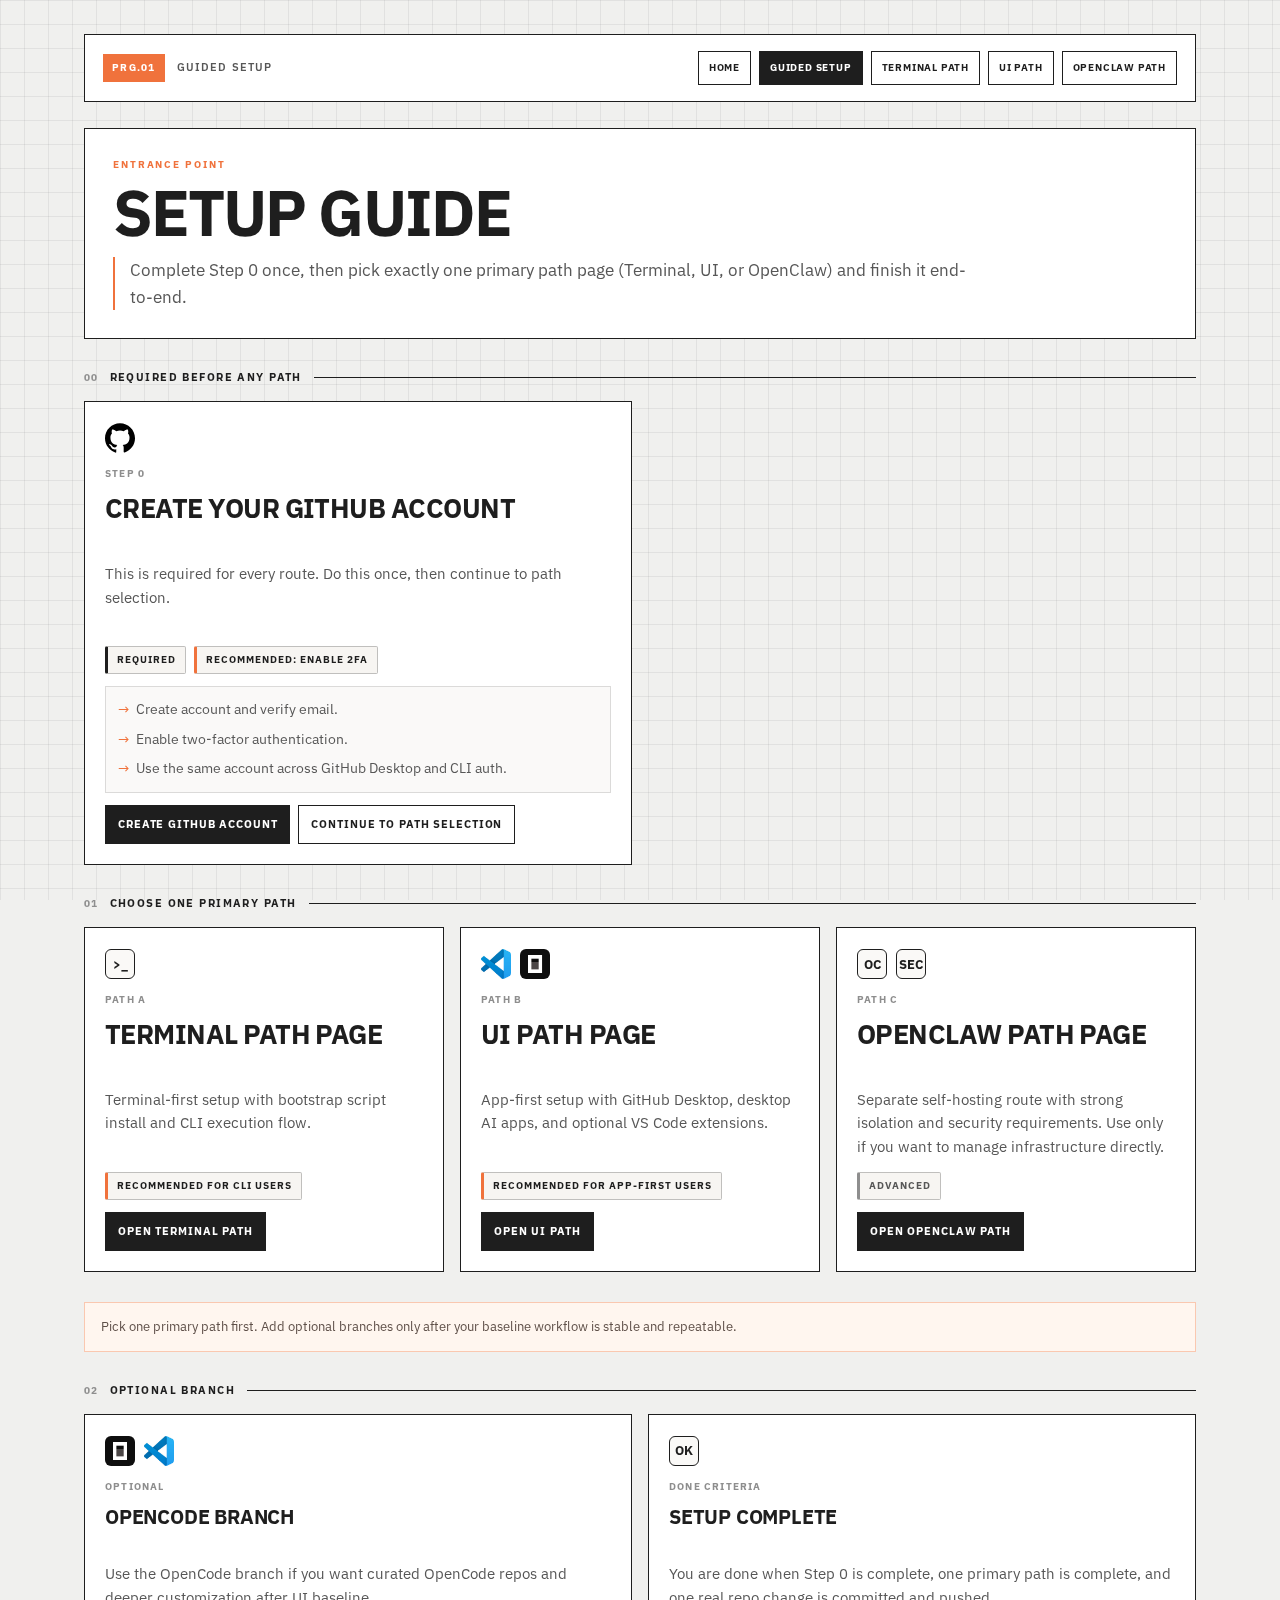
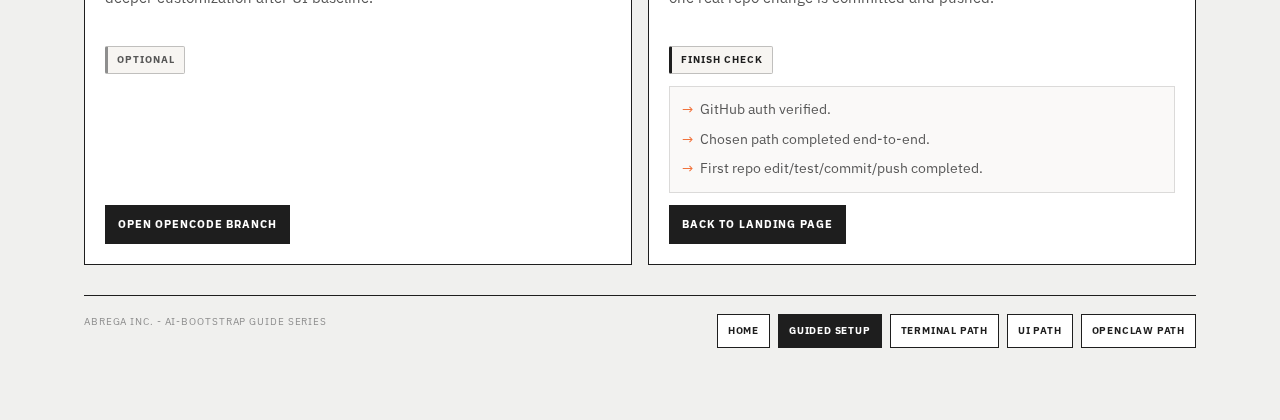
<file: docs/guides/index.html>
<!DOCTYPE html>
<html lang="en">
<head>
    <meta charset="UTF-8">
    <meta name="viewport" content="width=device-width, initial-scale=1.0">
    <title>AI Bootstrap Guides - Guided Setup</title>
    <meta name="description" content="Main guide entrance point for AI Bootstrap with separate Terminal, UI, and OpenClaw path pages.">
    <link rel="preconnect" href="https://fonts.googleapis.com">
    <link rel="preconnect" href="https://fonts.gstatic.com" crossorigin>
    <link href="https://fonts.googleapis.com/css2?family=IBM+Plex+Sans:wght@400;500;700&display=swap" rel="stylesheet">
    <link rel="stylesheet" href="../guides.css">
</head>
<body>
    <div class="grid-bg"></div>

    <main class="page">
        <header class="topbar">
            <div class="brand">
                <div class="brand-id">PRG.01</div>
                <div class="brand-title">Guided Setup</div>
            </div>
            <nav class="topnav" aria-label="Guide navigation">
                <a href="../index.html">Home</a>
                <a class="active" href="./">Guided Setup</a>
                <a href="./terminal/">Terminal Path</a>
                <a href="./ui/">UI Path</a>
                <a href="./openclaw/">OpenClaw Path</a>
            </nav>
        </header>

        <section class="hero">
            <div class="hero-kicker">Entrance Point</div>
            <h1>Setup Guide</h1>
            <p>Complete Step 0 once, then pick exactly one primary path page (Terminal, UI, or OpenClaw) and finish it end-to-end.</p>
        </section>

        <div id="step-0" class="section-header">
            <span class="section-num">00</span>
            <span class="section-title">Required Before Any Path</span>
            <div class="section-line"></div>
        </div>

        <section class="card-grid">
            <article class="card">
                <div class="logo-row">
                    <img class="tool-logo" src="../github-logo.svg" alt="GitHub logo">
                </div>
                <div class="eyebrow">Step 0</div>
                <h2>Create Your GitHub Account</h2>
                <p>This is required for every route. Do this once, then continue to path selection.</p>
                <div class="badges">
                    <span class="badge required">Required</span>
                    <span class="badge recommended">Recommended: Enable 2FA</span>
                </div>
                <ul class="checklist">
                    <li>Create account and verify email.</li>
                    <li>Enable two-factor authentication.</li>
                    <li>Use the same account across GitHub Desktop and CLI auth.</li>
                </ul>
                <div class="actions">
                    <a class="primary" href="https://github.com/signup" target="_blank" rel="noopener">Create GitHub Account</a>
                    <a href="#choose-path">Continue To Path Selection</a>
                </div>
            </article>
        </section>

        <div id="choose-path" class="section-header">
            <span class="section-num">01</span>
            <span class="section-title">Choose One Primary Path</span>
            <div class="section-line"></div>
        </div>

        <section class="card-grid three">
            <article class="card">
                <div class="logo-row">
                    <span class="logo-glyph">&gt;_</span>
                </div>
                <div class="eyebrow">Path A</div>
                <h2>Terminal Path Page</h2>
                <p>Terminal-first setup with bootstrap script install and CLI execution flow.</p>
                <div class="badges">
                    <span class="badge recommended">Recommended for CLI users</span>
                </div>
                <div class="actions">
                    <a class="primary" href="./terminal/">Open Terminal Path</a>
                </div>
            </article>

            <article class="card">
                <div class="logo-row">
                    <img class="tool-logo" src="../vscode-logo.jpg" alt="VS Code logo">
                    <img class="tool-logo" src="../opencode-logo.png" alt="OpenCode logo">
                </div>
                <div class="eyebrow">Path B</div>
                <h2>UI Path Page</h2>
                <p>App-first setup with GitHub Desktop, desktop AI apps, and optional VS Code extensions.</p>
                <div class="badges">
                    <span class="badge recommended">Recommended for app-first users</span>
                </div>
                <div class="actions">
                    <a class="primary" href="./ui/">Open UI Path</a>
                </div>
            </article>

            <article class="card">
                <div class="logo-row">
                    <span class="logo-glyph">OC</span>
                    <span class="logo-glyph">SEC</span>
                </div>
                <div class="eyebrow">Path C</div>
                <h2>OpenClaw Path Page</h2>
                <p>Separate self-hosting route with strong isolation and security requirements. Use only if you want to manage infrastructure directly.</p>
                <div class="badges">
                    <span class="badge optional">Advanced</span>
                </div>
                <div class="actions">
                    <a class="primary" href="./openclaw/">Open OpenClaw Path</a>
                </div>
            </article>
        </section>

        <p class="note">Pick one primary path first. Add optional branches only after your baseline workflow is stable and repeatable.</p>

        <div id="optional-branches" class="section-header">
            <span class="section-num">02</span>
            <span class="section-title">Optional Branch</span>
            <div class="section-line"></div>
        </div>

        <section class="card-grid">
            <article class="card">
                <div class="logo-row">
                    <img class="tool-logo" src="../opencode-logo.png" alt="OpenCode logo">
                    <img class="tool-logo" src="../vscode-logo.jpg" alt="VS Code logo">
                </div>
                <div class="eyebrow">Optional</div>
                <h3>OpenCode Branch</h3>
                <p>Use the OpenCode branch if you want curated OpenCode repos and deeper customization after UI baseline.</p>
                <div class="badges">
                    <span class="badge optional">Optional</span>
                </div>
                <div class="actions">
                    <a class="primary" href="./ui/opencode.html">Open OpenCode Branch</a>
                </div>
            </article>

            <article class="card">
                <div class="logo-row">
                    <span class="logo-glyph">OK</span>
                </div>
                <div class="eyebrow">Done Criteria</div>
                <h3>Setup Complete</h3>
                <p>You are done when Step 0 is complete, one primary path is complete, and one real repo change is committed and pushed.</p>
                <div class="badges">
                    <span class="badge required">Finish Check</span>
                </div>
                <ul class="checklist">
                    <li>GitHub auth verified.</li>
                    <li>Chosen path completed end-to-end.</li>
                    <li>First repo edit/test/commit/push completed.</li>
                </ul>
                <div class="actions">
                    <a class="primary" href="../index.html">Back To Landing Page</a>
                </div>
            </article>
        </section>

        <footer class="footer">
            <div class="footmeta">ABREGA INC. - AI-BOOTSTRAP GUIDE SERIES</div>
            <nav class="footnav" aria-label="Footer navigation">
                <a href="../index.html">Home</a>
                <a class="active" href="./">Guided Setup</a>
                <a href="./terminal/">Terminal Path</a>
                <a href="./ui/">UI Path</a>
                <a href="./openclaw/">OpenClaw Path</a>
            </nav>
        </footer>
    </main>
</body>
</html>
</file>
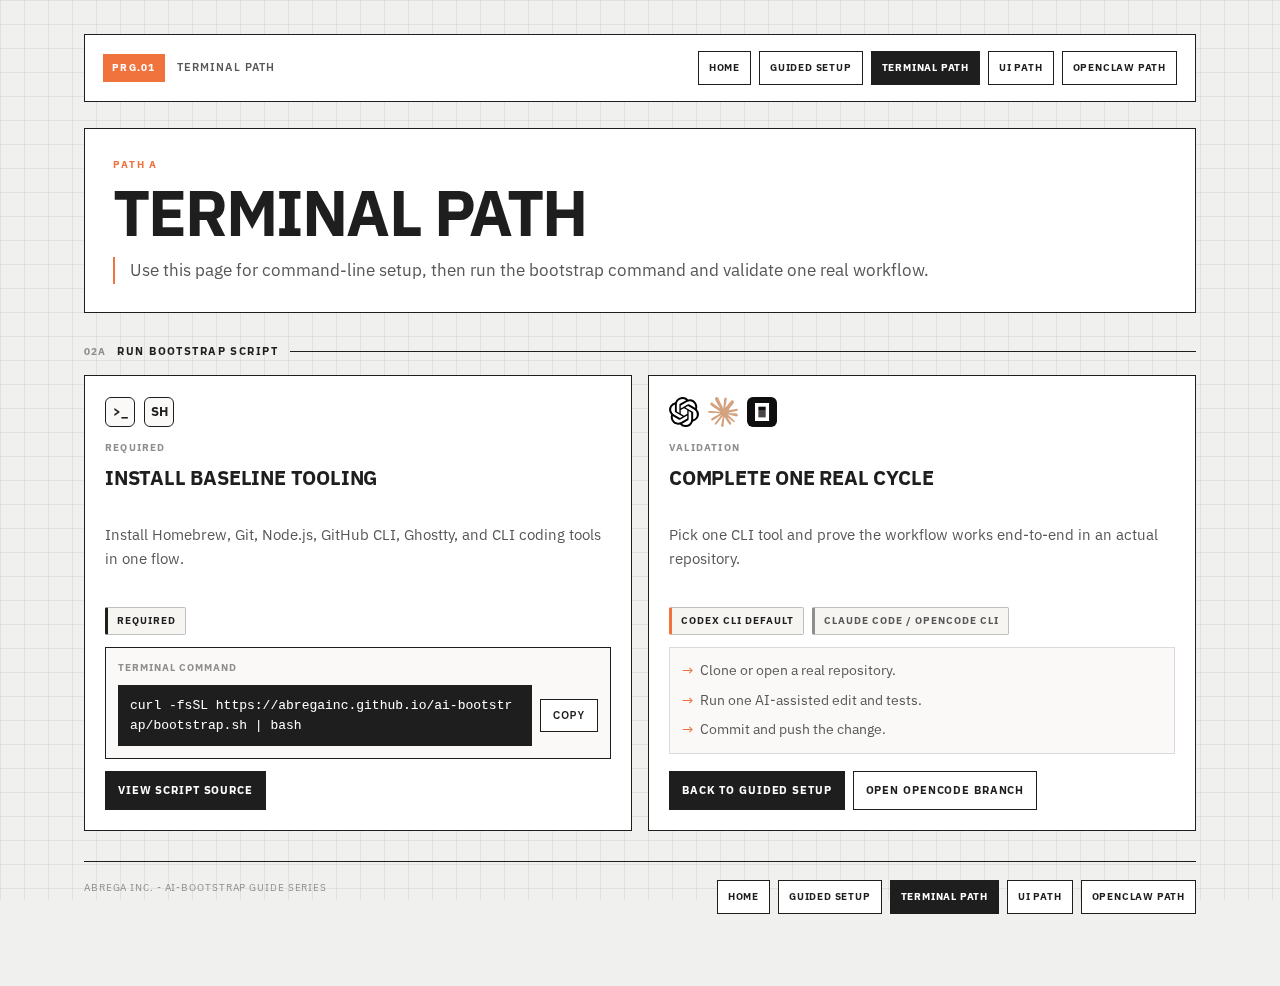
<file: docs/guides/terminal/index.html>
<!DOCTYPE html>
<html lang="en">
<head>
    <meta charset="UTF-8">
    <meta name="viewport" content="width=device-width, initial-scale=1.0">
    <title>AI Bootstrap Guides - Terminal Path</title>
    <meta name="description" content="Terminal-first path page for AI Bootstrap setup.">
    <link rel="preconnect" href="https://fonts.googleapis.com">
    <link rel="preconnect" href="https://fonts.gstatic.com" crossorigin>
    <link href="https://fonts.googleapis.com/css2?family=IBM+Plex+Sans:wght@400;500;700&display=swap" rel="stylesheet">
    <link rel="stylesheet" href="../../guides.css">
</head>
<body>
    <div class="grid-bg"></div>

    <main class="page">
        <header class="topbar">
            <div class="brand">
                <div class="brand-id">PRG.01</div>
                <div class="brand-title">Terminal Path</div>
            </div>
            <nav class="topnav" aria-label="Guide navigation">
                <a href="../../index.html">Home</a>
                <a href="../">Guided Setup</a>
                <a class="active" href="./">Terminal Path</a>
                <a href="../ui/">UI Path</a>
                <a href="../openclaw/">OpenClaw Path</a>
            </nav>
        </header>

        <section class="hero">
            <div class="hero-kicker">Path A</div>
            <h1>Terminal Path</h1>
            <p>Use this page for command-line setup, then run the bootstrap command and validate one real workflow.</p>
        </section>

        <div class="section-header">
            <span class="section-num">02A</span>
            <span class="section-title">Run Bootstrap Script</span>
            <div class="section-line"></div>
        </div>

        <section class="card-grid">
            <article class="card">
                <div class="logo-row">
                    <span class="logo-glyph">&gt;_</span>
                    <span class="logo-glyph">SH</span>
                </div>
                <div class="eyebrow">Required</div>
                <h3>Install Baseline Tooling</h3>
                <p>Install Homebrew, Git, Node.js, GitHub CLI, Ghostty, and CLI coding tools in one flow.</p>
                <div class="badges">
                    <span class="badge required">Required</span>
                </div>
                <div class="command-panel">
                    <div class="command-label">Terminal Command</div>
                    <div class="command-row">
                        <code class="command-code" id="bootstrap-command">curl -fsSL https://abregainc.github.io/ai-bootstrap/bootstrap.sh | bash</code>
                        <button class="command-copy" type="button" onclick="copyBootstrapCommand(this)">Copy</button>
                    </div>
                </div>
                <div class="actions">
                    <a class="primary" href="https://raw.githubusercontent.com/AbregaInc/ai-bootstrap/main/bootstrap.sh" target="_blank" rel="noopener">View Script Source</a>
                </div>
            </article>

            <article class="card">
                <div class="logo-row">
                    <img class="tool-logo" src="../../openai-logo.svg" alt="OpenAI logo">
                    <img class="tool-logo" src="../../anthropic-logo.svg" alt="Anthropic logo">
                    <img class="tool-logo" src="../../opencode-logo.png" alt="OpenCode logo">
                </div>
                <div class="eyebrow">Validation</div>
                <h3>Complete One Real Cycle</h3>
                <p>Pick one CLI tool and prove the workflow works end-to-end in an actual repository.</p>
                <div class="badges">
                    <span class="badge recommended">Codex CLI Default</span>
                    <span class="badge optional">Claude Code / OpenCode CLI</span>
                </div>
                <ul class="checklist">
                    <li>Clone or open a real repository.</li>
                    <li>Run one AI-assisted edit and tests.</li>
                    <li>Commit and push the change.</li>
                </ul>
                <div class="actions">
                    <a class="primary" href="../index.html">Back To Guided Setup</a>
                    <a href="../ui/opencode.html">Open OpenCode Branch</a>
                </div>
            </article>
        </section>

        <footer class="footer">
            <div class="footmeta">ABREGA INC. - AI-BOOTSTRAP GUIDE SERIES</div>
            <nav class="footnav" aria-label="Footer navigation">
                <a href="../../index.html">Home</a>
                <a href="../">Guided Setup</a>
                <a class="active" href="./">Terminal Path</a>
                <a href="../ui/">UI Path</a>
                <a href="../openclaw/">OpenClaw Path</a>
            </nav>
        </footer>
    </main>

    <script>
        function copyBootstrapCommand(btn) {
            const command = 'curl -fsSL https://abregainc.github.io/ai-bootstrap/bootstrap.sh | bash';
            navigator.clipboard.writeText(command).then(() => {
                btn.textContent = 'Copied';
                btn.classList.add('copied');
                setTimeout(() => {
                    btn.textContent = 'Copy';
                    btn.classList.remove('copied');
                }, 2000);
            });
        }
    </script>
</body>
</html>
</file>
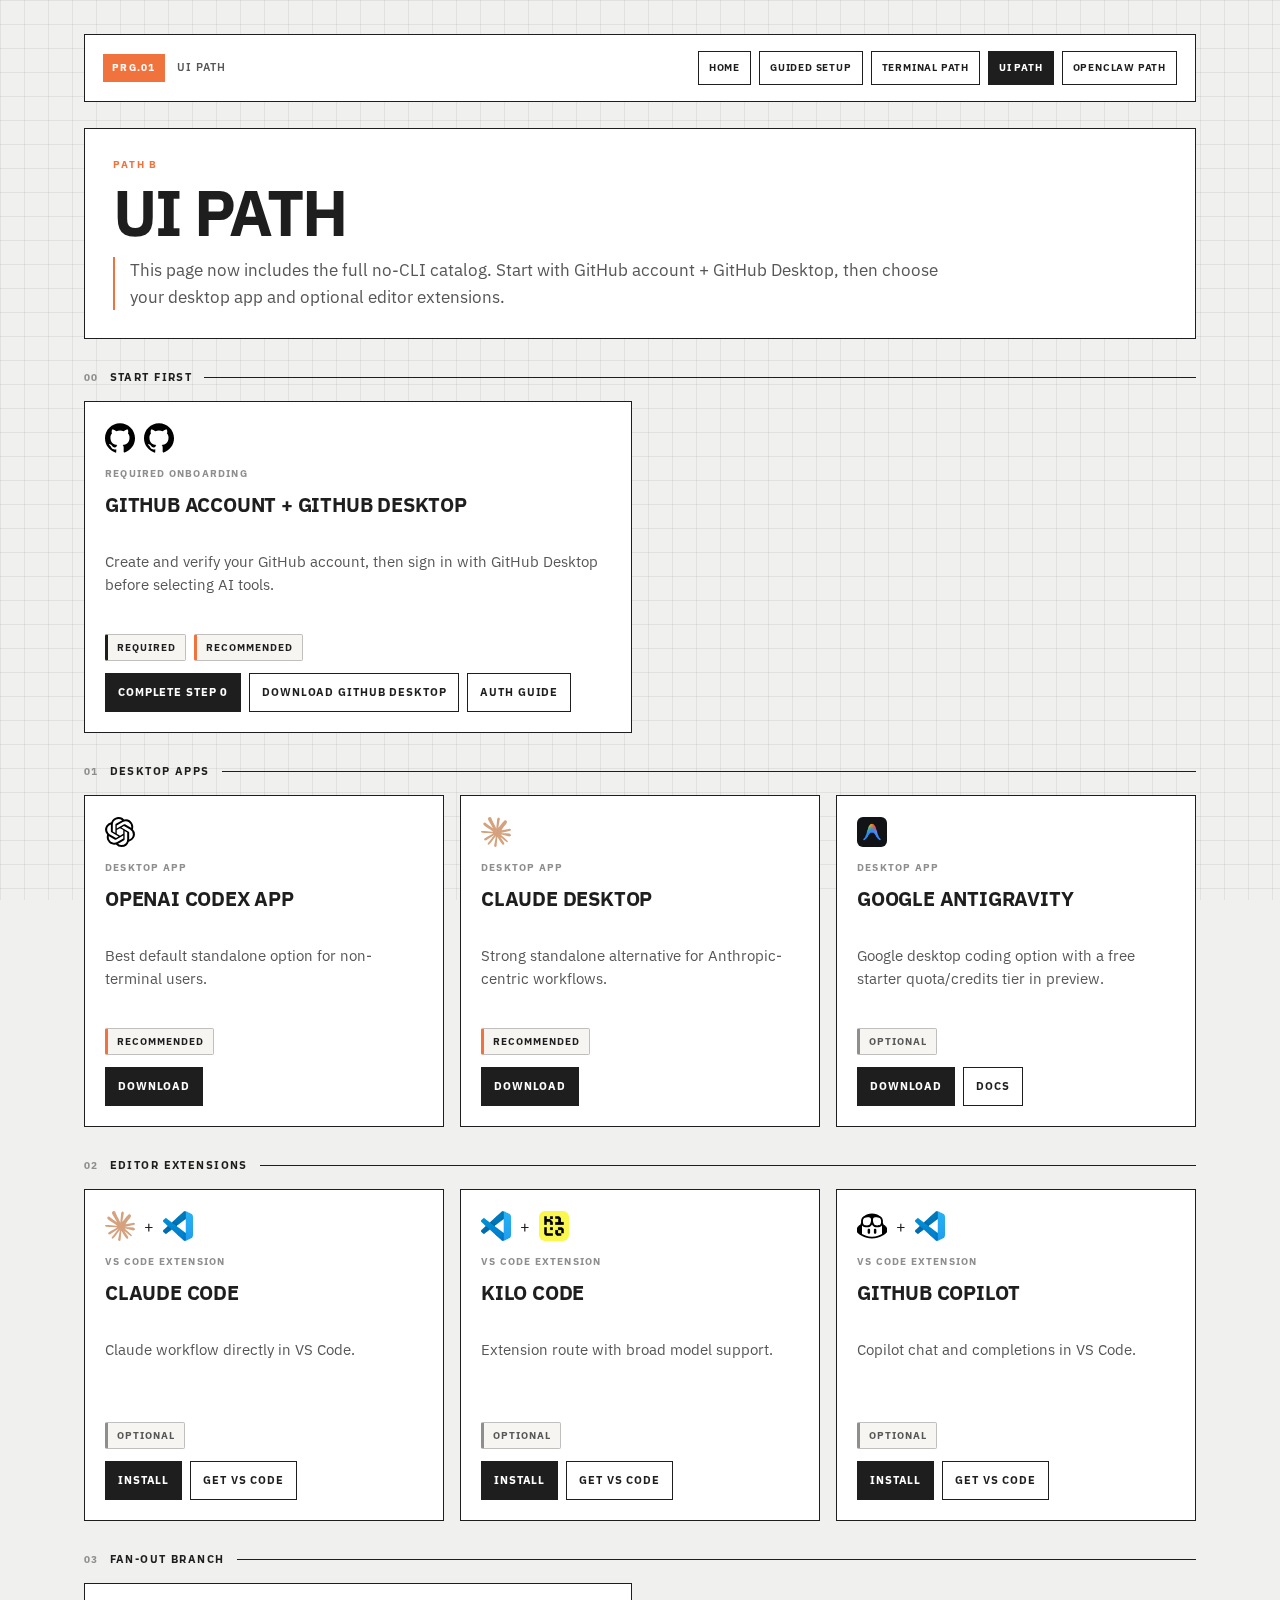
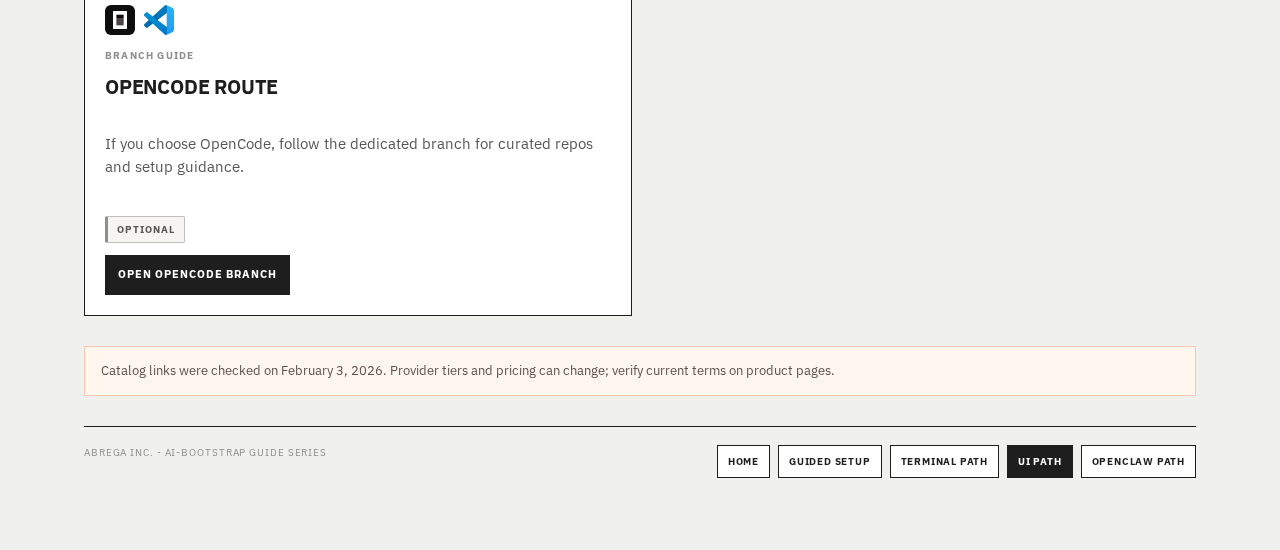
<file: docs/guides/ui/index.html>
<!DOCTYPE html>
<html lang="en">
<head>
    <meta charset="UTF-8">
    <meta name="viewport" content="width=device-width, initial-scale=1.0">
    <title>AI Bootstrap Guides - UI Path</title>
    <meta name="description" content="UI-first setup path with desktop apps and editor extensions for AI Bootstrap.">
    <link rel="preconnect" href="https://fonts.googleapis.com">
    <link rel="preconnect" href="https://fonts.gstatic.com" crossorigin>
    <link href="https://fonts.googleapis.com/css2?family=IBM+Plex+Sans:wght@400;500;700&display=swap" rel="stylesheet">
    <link rel="stylesheet" href="../../guides.css">
</head>
<body>
    <div class="grid-bg"></div>

    <main class="page">
        <header class="topbar">
            <div class="brand">
                <div class="brand-id">PRG.01</div>
                <div class="brand-title">UI Path</div>
            </div>
            <nav class="topnav" aria-label="Guide navigation">
                <a href="../../index.html">Home</a>
                <a href="../">Guided Setup</a>
                <a href="../terminal/">Terminal Path</a>
                <a class="active" href="./">UI Path</a>
                <a href="../openclaw/">OpenClaw Path</a>
            </nav>
        </header>

        <section class="hero">
            <div class="hero-kicker">Path B</div>
            <h1>UI Path</h1>
            <p>This page now includes the full no-CLI catalog. Start with GitHub account + GitHub Desktop, then choose your desktop app and optional editor extensions.</p>
        </section>

        <div class="section-header">
            <span class="section-num">00</span>
            <span class="section-title">Start First</span>
            <div class="section-line"></div>
        </div>

        <section class="card-grid">
            <article class="card">
                <div class="logo-row">
                    <img class="tool-logo" src="../../github-logo.svg" alt="GitHub logo">
                    <img class="tool-logo" src="../../github-logo.svg" alt="GitHub Desktop logo">
                </div>
                <div class="eyebrow">Required Onboarding</div>
                <h3>GitHub Account + GitHub Desktop</h3>
                <p>Create and verify your GitHub account, then sign in with GitHub Desktop before selecting AI tools.</p>
                <div class="badges">
                    <span class="badge required">Required</span>
                    <span class="badge recommended">Recommended</span>
                </div>
                <div class="actions">
                    <a class="primary" href="../index.html#step-0">Complete Step 0</a>
                    <a href="https://desktop.github.com/download/" target="_blank" rel="noopener">Download GitHub Desktop</a>
                    <a href="https://docs.github.com/en/desktop/installing-and-authenticating-to-github-desktop" target="_blank" rel="noopener">Auth Guide</a>
                </div>
            </article>
        </section>

        <div class="section-header">
            <span class="section-num">01</span>
            <span class="section-title">Desktop Apps</span>
            <div class="section-line"></div>
        </div>

        <section class="card-grid three">
            <article class="card">
                <div class="logo-row">
                    <img class="tool-logo" src="../../openai-logo.svg" alt="OpenAI logo">
                </div>
                <div class="eyebrow">Desktop App</div>
                <h3>OpenAI Codex App</h3>
                <p>Best default standalone option for non-terminal users.</p>
                <div class="badges"><span class="badge recommended">Recommended</span></div>
                <div class="actions"><a class="primary" href="https://openai.com/codex/" target="_blank" rel="noopener">Download</a></div>
            </article>

            <article class="card">
                <div class="logo-row">
                    <img class="tool-logo" src="../../anthropic-logo.svg" alt="Anthropic logo">
                </div>
                <div class="eyebrow">Desktop App</div>
                <h3>Claude Desktop</h3>
                <p>Strong standalone alternative for Anthropic-centric workflows.</p>
                <div class="badges"><span class="badge recommended">Recommended</span></div>
                <div class="actions"><a class="primary" href="https://claude.com/download" target="_blank" rel="noopener">Download</a></div>
            </article>

            <article class="card">
                <div class="logo-row">
                    <img class="tool-logo" src="../../antigravity-logo.png" alt="Google Antigravity logo">
                </div>
                <div class="eyebrow">Desktop App</div>
                <h3>Google Antigravity</h3>
                <p>Google desktop coding option with a free starter quota/credits tier in preview.</p>
                <div class="badges"><span class="badge optional">Optional</span></div>
                <div class="actions">
                    <a class="primary" href="https://antigravity.google/download" target="_blank" rel="noopener">Download</a>
                    <a href="https://antigravity.google/docs" target="_blank" rel="noopener">Docs</a>
                </div>
            </article>
        </section>

        <div class="section-header">
            <span class="section-num">02</span>
            <span class="section-title">Editor Extensions</span>
            <div class="section-line"></div>
        </div>

        <section class="card-grid three">
            <article class="card">
                <div class="logo-row">
                    <img class="tool-logo" src="../../anthropic-logo.svg" alt="Anthropic logo">
                    <span>+</span>
                    <img class="tool-logo" src="../../vscode-logo.jpg" alt="Visual Studio Code logo">
                </div>
                <div class="eyebrow">VS Code Extension</div>
                <h3>Claude Code</h3>
                <p>Claude workflow directly in VS Code.</p>
                <div class="badges"><span class="badge optional">Optional</span></div>
                <div class="actions">
                    <a class="primary" href="https://marketplace.visualstudio.com/items?itemName=anthropic.claude-code" target="_blank" rel="noopener">Install</a>
                    <a href="https://code.visualstudio.com/download" target="_blank" rel="noopener">Get VS Code</a>
                </div>
            </article>

            <article class="card">
                <div class="logo-row">
                    <img class="tool-logo" src="../../vscode-logo.jpg" alt="VS Code logo">
                    <span>+</span>
                    <img class="tool-logo" src="../../kilocode-logo.png" alt="Kilo Code logo">
                </div>
                <div class="eyebrow">VS Code Extension</div>
                <h3>Kilo Code</h3>
                <p>Extension route with broad model support.</p>
                <div class="badges"><span class="badge optional">Optional</span></div>
                <div class="actions">
                    <a class="primary" href="https://marketplace.visualstudio.com/items?itemName=kilocode.kilo-code" target="_blank" rel="noopener">Install</a>
                    <a href="https://code.visualstudio.com/download" target="_blank" rel="noopener">Get VS Code</a>
                </div>
            </article>

            <article class="card">
                <div class="logo-row">
                    <img class="tool-logo" src="../../github-copilot-logo.svg" alt="GitHub Copilot logo">
                    <span>+</span>
                    <img class="tool-logo" src="../../vscode-logo.jpg" alt="VS Code logo">
                </div>
                <div class="eyebrow">VS Code Extension</div>
                <h3>GitHub Copilot</h3>
                <p>Copilot chat and completions in VS Code.</p>
                <div class="badges"><span class="badge optional">Optional</span></div>
                <div class="actions">
                    <a class="primary" href="https://marketplace.visualstudio.com/items?itemName=GitHub.copilot" target="_blank" rel="noopener">Install</a>
                    <a href="https://code.visualstudio.com/download" target="_blank" rel="noopener">Get VS Code</a>
                </div>
            </article>
        </section>

        <div class="section-header">
            <span class="section-num">03</span>
            <span class="section-title">Fan-Out Branch</span>
            <div class="section-line"></div>
        </div>

        <section class="card-grid">
            <article class="card">
                <div class="logo-row">
                    <img class="tool-logo" src="../../opencode-logo.png" alt="OpenCode logo">
                    <img class="tool-logo" src="../../vscode-logo.jpg" alt="VS Code logo">
                </div>
                <div class="eyebrow">Branch Guide</div>
                <h3>OpenCode Route</h3>
                <p>If you choose OpenCode, follow the dedicated branch for curated repos and setup guidance.</p>
                <div class="badges"><span class="badge optional">Optional</span></div>
                <div class="actions">
                    <a class="primary" href="./opencode.html">Open OpenCode Branch</a>
                </div>
            </article>
        </section>

        <p class="note">Catalog links were checked on February 3, 2026. Provider tiers and pricing can change; verify current terms on product pages.</p>

        <footer class="footer">
            <div class="footmeta">ABREGA INC. - AI-BOOTSTRAP GUIDE SERIES</div>
            <nav class="footnav" aria-label="Footer navigation">
                <a href="../../index.html">Home</a>
                <a href="../">Guided Setup</a>
                <a href="../terminal/">Terminal Path</a>
                <a class="active" href="./">UI Path</a>
                <a href="../openclaw/">OpenClaw Path</a>
            </nav>
        </footer>
    </main>
</body>
</html>
</file>
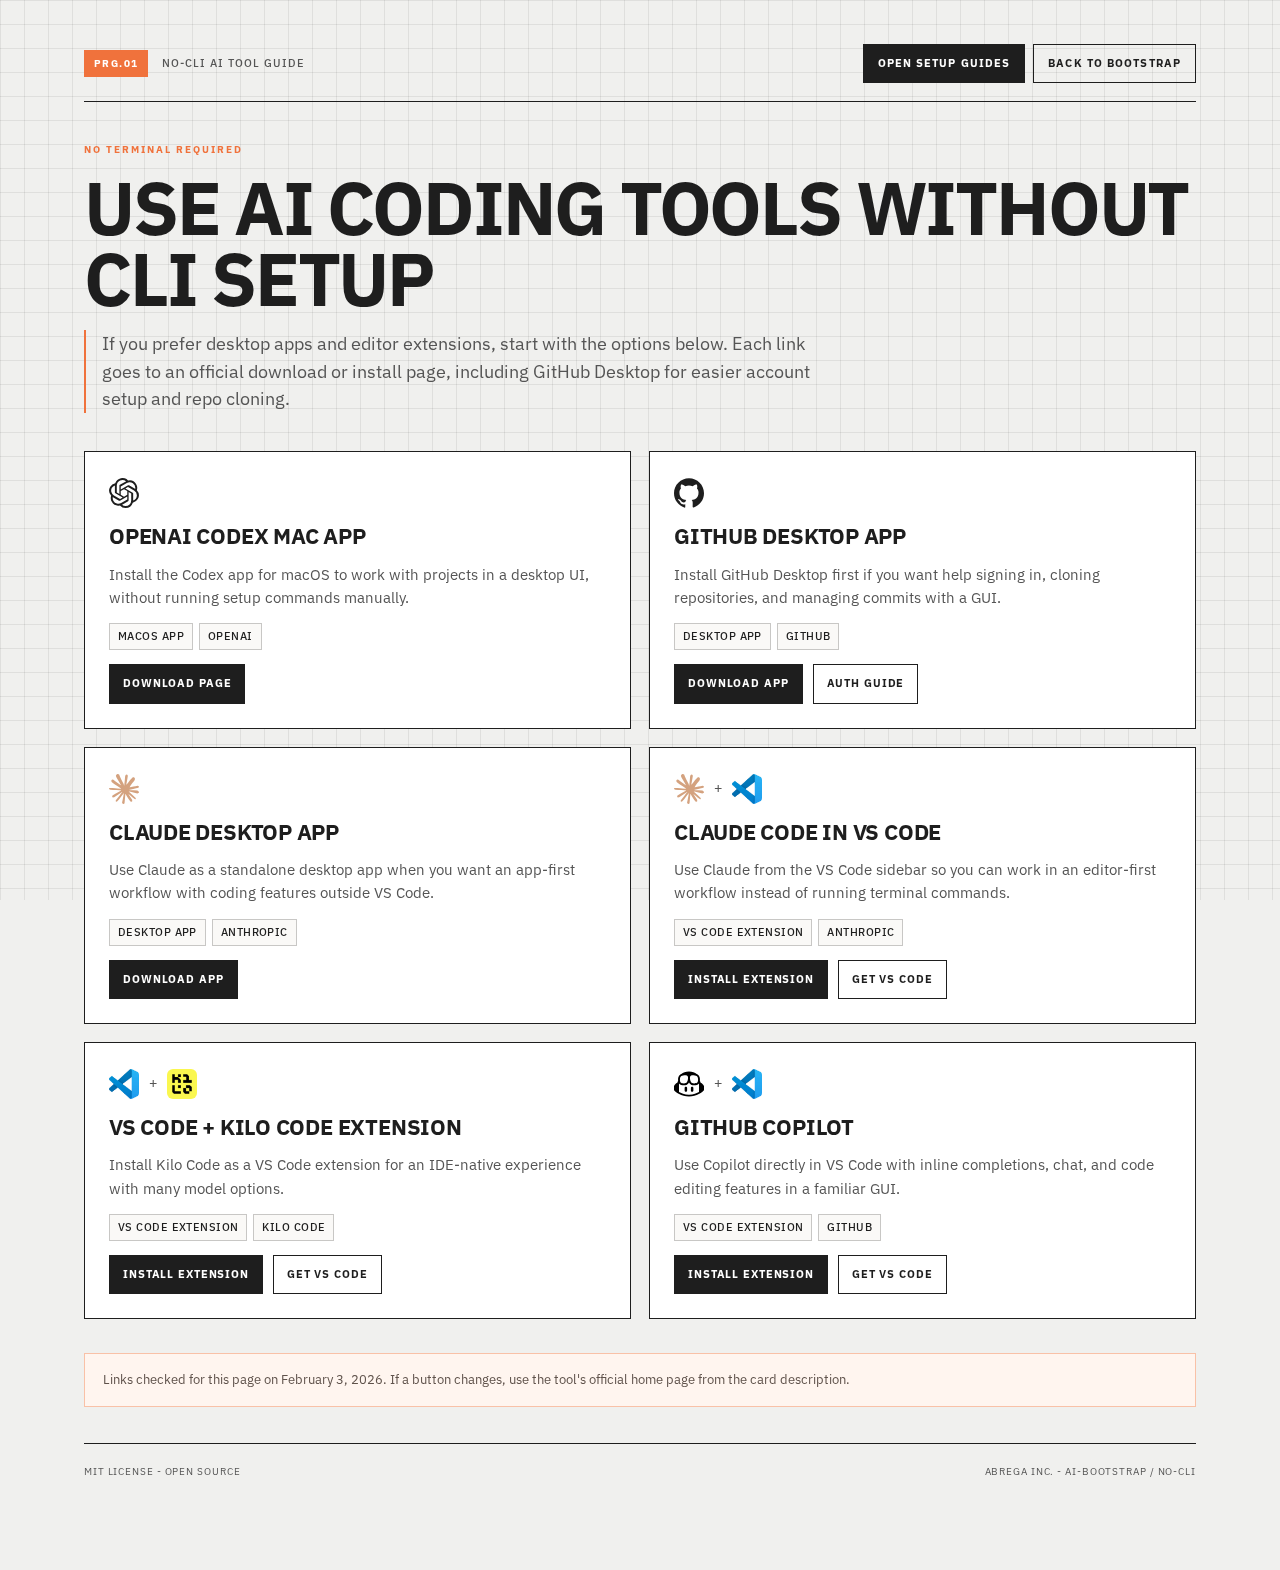
<file: docs/no-cli.html>
<!DOCTYPE html>
<html lang="en">
<head>
    <meta charset="UTF-8">
    <meta name="viewport" content="width=device-width, initial-scale=1.0">
    <title>AI Bootstrap - No CLI Options</title>
    <meta name="description" content="AI coding tools for people who prefer apps and extensions over terminal setup.">
    <link rel="preconnect" href="https://fonts.googleapis.com">
    <link rel="preconnect" href="https://fonts.gstatic.com" crossorigin>
    <link href="https://fonts.googleapis.com/css2?family=IBM+Plex+Sans:wght@400;500;700&family=IBM+Plex+Mono:wght@500&display=swap" rel="stylesheet">
    <style>
        :root {
            --paper: #f0f0ee;
            --white: #ffffff;
            --black: #1e1e1e;
            --charcoal: #2a2a2a;
            --orange: #f0723c;
            --gray: #555555;
            --grid: rgba(0, 0, 0, 0.07);
        }

        * {
            margin: 0;
            padding: 0;
            box-sizing: border-box;
        }

        body {
            font-family: 'IBM Plex Sans', -apple-system, sans-serif;
            background: var(--paper);
            color: var(--black);
            line-height: 1.55;
            -webkit-font-smoothing: antialiased;
        }

        .grid-bg {
            position: fixed;
            inset: 0;
            background-image:
                linear-gradient(var(--grid) 1px, transparent 1px),
                linear-gradient(90deg, var(--grid) 1px, transparent 1px);
            background-size: 24px 24px;
            pointer-events: none;
            z-index: 0;
        }

        .page {
            position: relative;
            z-index: 1;
            max-width: 1200px;
            margin: 0 auto;
            padding: 44px 44px 90px;
        }

        @media (max-width: 700px) {
            .page {
                padding: 26px 20px 60px;
            }
        }

        .header {
            display: flex;
            justify-content: space-between;
            align-items: center;
            gap: 16px;
            padding-bottom: 18px;
            border-bottom: 1px solid var(--black);
            margin-bottom: 40px;
        }

        .header-left {
            display: flex;
            align-items: center;
            gap: 14px;
            flex-wrap: wrap;
        }

        .program-id {
            background: var(--orange);
            color: var(--white);
            font-size: 10px;
            font-weight: 700;
            letter-spacing: 0.14em;
            padding: 6px 10px;
            text-transform: uppercase;
        }

        .title-chip {
            font-size: 11px;
            font-weight: 500;
            letter-spacing: 0.09em;
            text-transform: uppercase;
            color: var(--gray);
        }

        .back-link {
            text-decoration: none;
            color: var(--black);
            border: 1px solid var(--black);
            padding: 10px 14px;
            font-size: 11px;
            font-weight: 700;
            letter-spacing: 0.1em;
            text-transform: uppercase;
            transition: background 0.15s, color 0.15s;
        }

        .back-link:hover {
            background: var(--black);
            color: var(--white);
        }

        .header-actions {
            display: flex;
            gap: 8px;
            flex-wrap: wrap;
            justify-content: flex-end;
        }

        .back-link.secondary {
            background: var(--black);
            color: var(--white);
        }

        .back-link.secondary:hover {
            background: var(--orange);
            border-color: var(--orange);
            color: var(--white);
        }

        .hero {
            margin-bottom: 38px;
        }

        .kicker {
            font-size: 10px;
            font-weight: 700;
            letter-spacing: 0.2em;
            text-transform: uppercase;
            color: var(--orange);
            margin-bottom: 14px;
        }

        h1 {
            font-size: clamp(36px, 7vw, 74px);
            line-height: 0.96;
            letter-spacing: -0.03em;
            text-transform: uppercase;
            margin-bottom: 16px;
        }

        .hero p {
            font-size: 18px;
            color: var(--gray);
            max-width: 760px;
            border-left: 2px solid var(--orange);
            padding-left: 16px;
        }

        .tools-grid {
            display: grid;
            grid-template-columns: repeat(2, minmax(0, 1fr));
            gap: 18px;
            margin-bottom: 34px;
        }

        @media (max-width: 900px) {
            .tools-grid {
                grid-template-columns: 1fr;
            }
        }

        .tool-card {
            background: var(--white);
            border: 1px solid var(--black);
            padding: 24px;
            display: flex;
            flex-direction: column;
            gap: 14px;
        }

        .logo-row {
            display: flex;
            align-items: center;
            gap: 10px;
            min-height: 34px;
        }

        .tool-logo {
            width: 30px;
            height: 30px;
            object-fit: contain;
            border-radius: 6px;
        }

        .tool-logo-svg {
            width: 30px;
            height: 30px;
            display: block;
        }

        .plus {
            color: var(--gray);
            font-size: 14px;
            font-family: 'IBM Plex Mono', monospace;
        }

        .tool-card h2 {
            font-size: 22px;
            line-height: 1.12;
            text-transform: uppercase;
            letter-spacing: -0.01em;
        }

        .tool-card p {
            color: var(--gray);
            font-size: 15px;
        }

        .meta {
            display: flex;
            flex-wrap: wrap;
            gap: 6px;
        }

        .meta span {
            border: 1px solid rgba(0, 0, 0, 0.2);
            background: #faf9f7;
            font-size: 11px;
            font-weight: 500;
            letter-spacing: 0.04em;
            text-transform: uppercase;
            padding: 4px 8px;
        }

        .actions {
            display: flex;
            flex-wrap: wrap;
            gap: 10px;
            margin-top: auto;
        }

        .btn {
            text-decoration: none;
            border: 1px solid var(--black);
            padding: 10px 13px;
            font-size: 11px;
            font-weight: 700;
            letter-spacing: 0.08em;
            text-transform: uppercase;
            color: var(--black);
            transition: background 0.15s, color 0.15s;
        }

        .btn:hover {
            background: var(--black);
            color: var(--white);
        }

        .btn-primary {
            background: var(--black);
            color: var(--white);
        }

        .btn-primary:hover {
            background: var(--orange);
            border-color: var(--orange);
        }

        .note {
            background: #fff5ef;
            border: 1px solid rgba(240, 114, 60, 0.4);
            padding: 16px 18px;
            font-size: 13px;
            color: #5f524b;
            margin-bottom: 36px;
        }

        .footer {
            border-top: 1px solid var(--black);
            padding-top: 20px;
            display: flex;
            justify-content: space-between;
            gap: 14px;
            flex-wrap: wrap;
            font-size: 10px;
            letter-spacing: 0.09em;
            text-transform: uppercase;
            color: var(--gray);
        }
    </style>
</head>
<body>
    <div class="grid-bg"></div>

    <main class="page">
        <header class="header">
            <div class="header-left">
                <div class="program-id">PRG.01</div>
                <div class="title-chip">No-CLI AI Tool Guide</div>
            </div>
            <div class="header-actions">
                <a href="./guides/" class="back-link secondary">Open Setup Guides</a>
                <a href="./" class="back-link">Back to Bootstrap</a>
            </div>
        </header>

        <section class="hero">
            <div class="kicker">No Terminal Required</div>
            <h1>Use AI Coding Tools Without CLI Setup</h1>
            <p>If you prefer desktop apps and editor extensions, start with the options below. Each link goes to an official download or install page, including GitHub Desktop for easier account setup and repo cloning.</p>
        </section>

        <section class="tools-grid">
            <article class="tool-card">
                <div class="logo-row">
                    <svg class="tool-logo-svg" viewBox="0 0 24 24" fill="currentColor" aria-label="OpenAI logo"><path d="M22.2819 9.8211a5.9847 5.9847 0 0 0-.5157-4.9108 6.0462 6.0462 0 0 0-6.5098-2.9A6.0651 6.0651 0 0 0 4.9807 4.1818a5.9847 5.9847 0 0 0-3.9977 2.9 6.0462 6.0462 0 0 0 .7427 7.0966 5.98 5.98 0 0 0 .511 4.9107 6.051 6.051 0 0 0 6.5146 2.9001A5.9847 5.9847 0 0 0 13.2599 24a6.0557 6.0557 0 0 0 5.7718-4.2058 5.9894 5.9894 0 0 0 3.9977-2.9001 6.0557 6.0557 0 0 0-.7475-7.0729zm-9.022 12.6081a4.4755 4.4755 0 0 1-2.8764-1.0408l.1419-.0804 4.7783-2.7582a.7948.7948 0 0 0 .3927-.6813v-6.7369l2.02 1.1686a.071.071 0 0 1 .038.052v5.5826a4.504 4.504 0 0 1-4.4945 4.4944zm-9.6607-4.1254a4.4708 4.4708 0 0 1-.5346-3.0137l.142.0852 4.783 2.7582a.7712.7712 0 0 0 .7806 0l5.8428-3.3685v2.3324a.0804.0804 0 0 1-.0332.0615L9.74 19.9502a4.4992 4.4992 0 0 1-6.1408-1.6464zM2.3408 7.8956a4.485 4.485 0 0 1 2.3655-1.9728V11.6a.7664.7664 0 0 0 .3879.6765l5.8144 3.3543-2.0201 1.1685a.0757.0757 0 0 1-.071 0l-4.8303-2.7865A4.504 4.504 0 0 1 2.3408 7.872zm16.5963 3.8558L13.1038 8.364l2.0201-1.1638a.0757.0757 0 0 1 .071 0l4.8303 2.7913a4.4944 4.4944 0 0 1-.6765 8.1042v-5.6772a.79.79 0 0 0-.4066-.6898zm2.0107-3.0231-.142-.0852-4.7735-2.7818a.7759.7759 0 0 0-.7854 0L9.409 9.2297V6.8974a.0662.0662 0 0 1 .0284-.0615l4.8303-2.7866a4.4992 4.4992 0 0 1 6.6802 4.66zM8.3065 12.863l-2.02-1.1638a.0804.0804 0 0 1-.038-.0567V6.0742a4.4992 4.4992 0 0 1 7.3757-3.4537l-.142.0805L8.704 5.459a.7948.7948 0 0 0-.3927.6813zm1.0976-2.3654 2.602-1.4998 2.6069 1.4998v2.9994l-2.5974 1.4997-2.6067-1.4997Z"/></svg>
                </div>
                <h2>OpenAI Codex Mac App</h2>
                <p>Install the Codex app for macOS to work with projects in a desktop UI, without running setup commands manually.</p>
                <div class="meta">
                    <span>macOS App</span>
                    <span>OpenAI</span>
                </div>
                <div class="actions">
                    <a class="btn btn-primary" href="https://openai.com/codex/" target="_blank" rel="noopener">Download Page</a>
                </div>
            </article>

            <article class="tool-card">
                <div class="logo-row">
                    <svg class="tool-logo-svg" viewBox="0 0 24 24" fill="currentColor" aria-label="GitHub logo"><path d="M12 .297c-6.63 0-12 5.373-12 12 0 5.303 3.438 9.8 8.205 11.385.6.113.82-.258.82-.577 0-.285-.01-1.04-.015-2.04-3.338.724-4.042-1.61-4.042-1.61C4.422 18.07 3.633 17.7 3.633 17.7c-1.087-.744.084-.729.084-.729 1.205.084 1.838 1.236 1.838 1.236 1.07 1.835 2.809 1.305 3.495.998.108-.776.417-1.305.76-1.605-2.665-.3-5.466-1.332-5.466-5.93 0-1.31.465-2.38 1.235-3.22-.135-.303-.54-1.523.105-3.176 0 0 1.005-.322 3.3 1.23.96-.267 1.98-.399 3-.405 1.02.006 2.04.138 3 .405 2.28-1.552 3.285-1.23 3.285-1.23.645 1.653.24 2.873.12 3.176.765.84 1.23 1.91 1.23 3.22 0 4.61-2.805 5.625-5.475 5.92.42.36.81 1.096.81 2.22 0 1.606-.015 2.896-.015 3.286 0 .315.21.69.825.57C20.565 22.092 24 17.592 24 12.297c0-6.627-5.373-12-12-12"/></svg>
                </div>
                <h2>GitHub Desktop App</h2>
                <p>Install GitHub Desktop first if you want help signing in, cloning repositories, and managing commits with a GUI.</p>
                <div class="meta">
                    <span>Desktop App</span>
                    <span>GitHub</span>
                </div>
                <div class="actions">
                    <a class="btn btn-primary" href="https://desktop.github.com/download/" target="_blank" rel="noopener">Download App</a>
                    <a class="btn" href="https://docs.github.com/en/desktop/installing-and-authenticating-to-github-desktop" target="_blank" rel="noopener">Auth Guide</a>
                </div>
            </article>

            <article class="tool-card">
                <div class="logo-row">
                    <svg class="tool-logo-svg" viewBox="0 0 24 24" fill="#D4A27F" aria-label="Claude logo"><path d="m4.7144 15.9555 4.7174-2.6471.079-.2307-.079-.1275h-.2307l-.7893-.0486-2.6956-.0729-2.3375-.0971-2.2646-.1214-.5707-.1215-.5343-.7042.0546-.3522.4797-.3218.686.0608 1.5179.1032 2.2767.1578 1.6514.0972 2.4468.255h.3886l.0546-.1579-.1336-.0971-.1032-.0972L6.973 9.8356l-2.55-1.6879-1.3356-.9714-.7225-.4918-.3643-.4614-.1578-1.0078.6557-.7225.8803.0607.2246.0607.8925.686 1.9064 1.4754 2.4893 1.8336.3643.3035.1457-.1032.0182-.0728-.164-.2733-1.3539-2.4467-1.445-2.4893-.6435-1.032-.17-.6194c-.0607-.255-.1032-.4674-.1032-.7285L6.287.1335 6.6997 0l.9957.1336.419.3642.6192 1.4147 1.0018 2.2282 1.5543 3.0296.4553.8985.2429.8318.091.255h.1579v-.1457l.1275-1.706.2368-2.0947.2307-2.6957.0789-.7589.3764-.9107.7468-.4918.5828.2793.4797.686-.0668.4433-.2853 1.8517-.5586 2.9021-.3643 1.9429h.2125l.2429-.2429.9835-1.3053 1.6514-2.0643.7286-.8196.85-.9046.5464-.4311h1.0321l.759 1.1293-.34 1.1657-1.0625 1.3478-.8804 1.1414-1.2628 1.7-.7893 1.36.0729.1093.1882-.0183 2.8535-.607 1.5421-.2794 1.8396-.3157.8318.3886.091.3946-.3278.8075-1.967.4857-2.3072.4614-3.4364.8136-.0425.0304.0486.0607 1.5482.1457.6618.0364h1.621l3.0175.2247.7892.522.4736.6376-.079.4857-1.2142.6193-1.6393-.3886-3.825-.9107-1.3113-.3279h-.1822v.1093l1.0929 1.0686 2.0035 1.8092 2.5075 2.3314.1275.5768-.3218.4554-.34-.0486-2.2039-1.6575-.85-.7468-1.9246-1.621h-.1275v.17l.4432.6496 2.3436 3.5214.1214 1.0807-.17.3521-.6071.2125-.6679-.1214-1.3721-1.9246L14.38 17.959l-1.1414-1.9428-.1397.079-.674 7.2552-.3156.3703-.7286.2793-.6071-.4614-.3218-.7468.3218-1.4753.3886-1.9246.3157-1.53.2853-1.9004.17-.6314-.0121-.0425-.1397.0182-1.4328 1.9672-2.1796 2.9446-1.7243 1.8456-.4128.164-.7164-.3704.0667-.6618.4008-.5889 2.386-3.0357 1.4389-1.882.929-1.0868-.0062-.1579h-.0546l-6.3385 4.1164-1.1293.1457-.4857-.4554.0608-.7467.2307-.2429 1.9064-1.3114Z"/></svg>
                </div>
                <h2>Claude Desktop App</h2>
                <p>Use Claude as a standalone desktop app when you want an app-first workflow with coding features outside VS Code.</p>
                <div class="meta">
                    <span>Desktop App</span>
                    <span>Anthropic</span>
                </div>
                <div class="actions">
                    <a class="btn btn-primary" href="https://claude.com/download" target="_blank" rel="noopener">Download App</a>
                </div>
            </article>

            <article class="tool-card">
                <div class="logo-row">
                    <svg class="tool-logo-svg" viewBox="0 0 24 24" fill="#D4A27F" aria-label="Claude logo"><path d="m4.7144 15.9555 4.7174-2.6471.079-.2307-.079-.1275h-.2307l-.7893-.0486-2.6956-.0729-2.3375-.0971-2.2646-.1214-.5707-.1215-.5343-.7042.0546-.3522.4797-.3218.686.0608 1.5179.1032 2.2767.1578 1.6514.0972 2.4468.255h.3886l.0546-.1579-.1336-.0971-.1032-.0972L6.973 9.8356l-2.55-1.6879-1.3356-.9714-.7225-.4918-.3643-.4614-.1578-1.0078.6557-.7225.8803.0607.2246.0607.8925.686 1.9064 1.4754 2.4893 1.8336.3643.3035.1457-.1032.0182-.0728-.164-.2733-1.3539-2.4467-1.445-2.4893-.6435-1.032-.17-.6194c-.0607-.255-.1032-.4674-.1032-.7285L6.287.1335 6.6997 0l.9957.1336.419.3642.6192 1.4147 1.0018 2.2282 1.5543 3.0296.4553.8985.2429.8318.091.255h.1579v-.1457l.1275-1.706.2368-2.0947.2307-2.6957.0789-.7589.3764-.9107.7468-.4918.5828.2793.4797.686-.0668.4433-.2853 1.8517-.5586 2.9021-.3643 1.9429h.2125l.2429-.2429.9835-1.3053 1.6514-2.0643.7286-.8196.85-.9046.5464-.4311h1.0321l.759 1.1293-.34 1.1657-1.0625 1.3478-.8804 1.1414-1.2628 1.7-.7893 1.36.0729.1093.1882-.0183 2.8535-.607 1.5421-.2794 1.8396-.3157.8318.3886.091.3946-.3278.8075-1.967.4857-2.3072.4614-3.4364.8136-.0425.0304.0486.0607 1.5482.1457.6618.0364h1.621l3.0175.2247.7892.522.4736.6376-.079.4857-1.2142.6193-1.6393-.3886-3.825-.9107-1.3113-.3279h-.1822v.1093l1.0929 1.0686 2.0035 1.8092 2.5075 2.3314.1275.5768-.3218.4554-.34-.0486-2.2039-1.6575-.85-.7468-1.9246-1.621h-.1275v.17l.4432.6496 2.3436 3.5214.1214 1.0807-.17.3521-.6071.2125-.6679-.1214-1.3721-1.9246L14.38 17.959l-1.1414-1.9428-.1397.079-.674 7.2552-.3156.3703-.7286.2793-.6071-.4614-.3218-.7468.3218-1.4753.3886-1.9246.3157-1.53.2853-1.9004.17-.6314-.0121-.0425-.1397.0182-1.4328 1.9672-2.1796 2.9446-1.7243 1.8456-.4128.164-.7164-.3704.0667-.6618.4008-.5889 2.386-3.0357 1.4389-1.882.929-1.0868-.0062-.1579h-.0546l-6.3385 4.1164-1.1293.1457-.4857-.4554.0608-.7467.2307-.2429 1.9064-1.3114Z"/></svg>
                    <span class="plus">+</span>
                    <img class="tool-logo" src="vscode-logo.jpg" alt="Visual Studio Code logo">
                </div>
                <h2>Claude Code in VS Code</h2>
                <p>Use Claude from the VS Code sidebar so you can work in an editor-first workflow instead of running terminal commands.</p>
                <div class="meta">
                    <span>VS Code Extension</span>
                    <span>Anthropic</span>
                </div>
                <div class="actions">
                    <a class="btn btn-primary" href="https://marketplace.visualstudio.com/items?itemName=anthropic.claude-code" target="_blank" rel="noopener">Install Extension</a>
                    <a class="btn" href="https://code.visualstudio.com/download" target="_blank" rel="noopener">Get VS Code</a>
                </div>
            </article>

            <article class="tool-card">
                <div class="logo-row">
                    <img class="tool-logo" src="vscode-logo.jpg" alt="Visual Studio Code logo">
                    <span class="plus">+</span>
                    <img class="tool-logo" src="kilocode-logo.png" alt="Kilo Code logo">
                </div>
                <h2>VS Code + Kilo Code Extension</h2>
                <p>Install Kilo Code as a VS Code extension for an IDE-native experience with many model options.</p>
                <div class="meta">
                    <span>VS Code Extension</span>
                    <span>Kilo Code</span>
                </div>
                <div class="actions">
                    <a class="btn btn-primary" href="https://marketplace.visualstudio.com/items?itemName=kilocode.kilo-code" target="_blank" rel="noopener">Install Extension</a>
                    <a class="btn" href="https://code.visualstudio.com/download" target="_blank" rel="noopener">Get VS Code</a>
                </div>
            </article>

            <article class="tool-card">
                <div class="logo-row">
                    <img class="tool-logo" src="github-copilot-logo.svg" alt="GitHub Copilot logo">
                    <span class="plus">+</span>
                    <img class="tool-logo" src="vscode-logo.jpg" alt="Visual Studio Code logo">
                </div>
                <h2>GitHub Copilot</h2>
                <p>Use Copilot directly in VS Code with inline completions, chat, and code editing features in a familiar GUI.</p>
                <div class="meta">
                    <span>VS Code Extension</span>
                    <span>GitHub</span>
                </div>
                <div class="actions">
                    <a class="btn btn-primary" href="https://marketplace.visualstudio.com/items?itemName=GitHub.copilot" target="_blank" rel="noopener">Install Extension</a>
                    <a class="btn" href="https://code.visualstudio.com/download" target="_blank" rel="noopener">Get VS Code</a>
                </div>
            </article>
        </section>

        <p class="note">Links checked for this page on February 3, 2026. If a button changes, use the tool's official home page from the card description.</p>

        <footer class="footer">
            <div>MIT License - Open Source</div>
            <div>ABREGA INC. - AI-BOOTSTRAP / NO-CLI</div>
        </footer>
    </main>
</body>
</html>
</file>
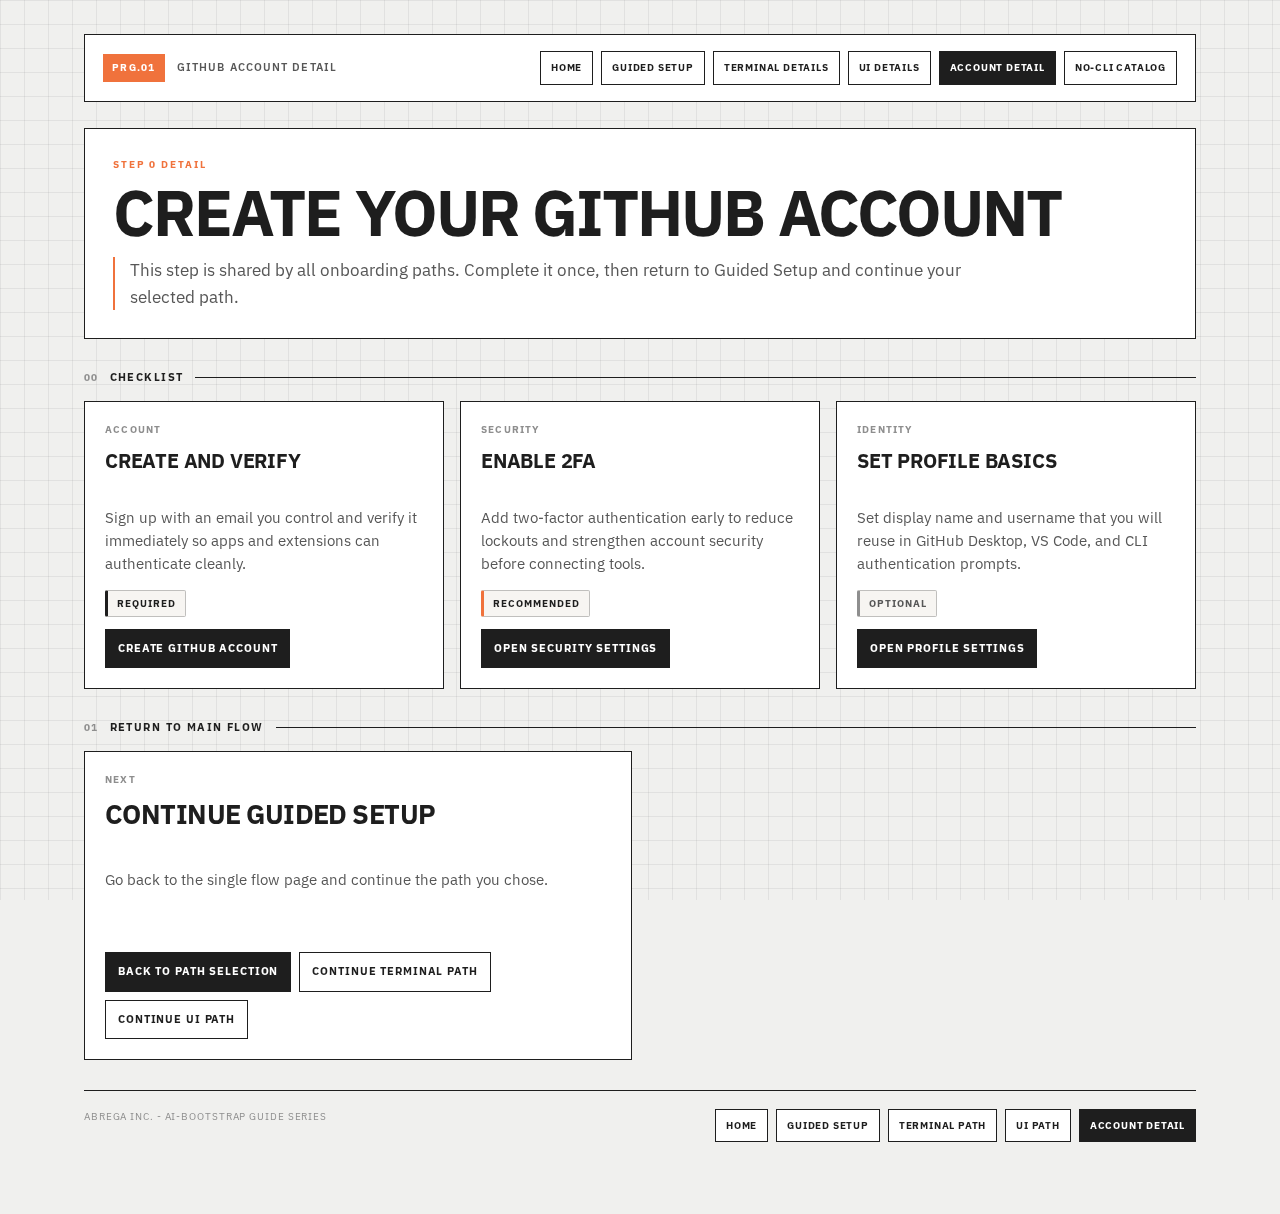
<file: docs/guides/github-account.html>
<!DOCTYPE html>
<html lang="en">
<head>
    <meta charset="UTF-8">
    <meta name="viewport" content="width=device-width, initial-scale=1.0">
    <title>AI Bootstrap Guides - GitHub Account Detail</title>
    <meta name="description" content="Detailed GitHub account setup step used by both terminal and UI onboarding paths.">
    <link rel="preconnect" href="https://fonts.googleapis.com">
    <link rel="preconnect" href="https://fonts.gstatic.com" crossorigin>
    <link href="https://fonts.googleapis.com/css2?family=IBM+Plex+Sans:wght@400;500;700&display=swap" rel="stylesheet">
    <link rel="stylesheet" href="../guides.css">
</head>
<body>
    <div class="grid-bg"></div>

    <main class="page">
        <header class="topbar">
            <div class="brand">
                <div class="brand-id">PRG.01</div>
                <div class="brand-title">GitHub Account Detail</div>
            </div>
            <nav class="topnav" aria-label="Guide navigation">
                <a href="../index.html">Home</a>
                <a href="./index.html">Guided Setup</a>
                <a href="./terminal/">Terminal Details</a>
                <a href="./ui/">UI Details</a>
                <a class="active" href="./github-account.html">Account Detail</a>
                <a href="../no-cli.html">No-CLI Catalog</a>
            </nav>
        </header>

        <section class="hero">
            <div class="hero-kicker">Step 0 Detail</div>
            <h1>Create Your GitHub Account</h1>
            <p>This step is shared by all onboarding paths. Complete it once, then return to Guided Setup and continue your selected path.</p>
        </section>

        <div class="section-header">
            <span class="section-num">00</span>
            <span class="section-title">Checklist</span>
            <div class="section-line"></div>
        </div>

        <section class="card-grid three">
            <article class="card">
                <div class="eyebrow">Account</div>
                <h3>Create And Verify</h3>
                <p>Sign up with an email you control and verify it immediately so apps and extensions can authenticate cleanly.</p>
                <div class="badges">
                    <span class="badge required">Required</span>
                </div>
                <div class="actions">
                    <a class="primary" href="https://github.com/signup" target="_blank" rel="noopener">Create GitHub Account</a>
                </div>
            </article>

            <article class="card">
                <div class="eyebrow">Security</div>
                <h3>Enable 2FA</h3>
                <p>Add two-factor authentication early to reduce lockouts and strengthen account security before connecting tools.</p>
                <div class="badges">
                    <span class="badge recommended">Recommended</span>
                </div>
                <div class="actions">
                    <a class="primary" href="https://github.com/settings/security" target="_blank" rel="noopener">Open Security Settings</a>
                </div>
            </article>

            <article class="card">
                <div class="eyebrow">Identity</div>
                <h3>Set Profile Basics</h3>
                <p>Set display name and username that you will reuse in GitHub Desktop, VS Code, and CLI authentication prompts.</p>
                <div class="badges">
                    <span class="badge optional">Optional</span>
                </div>
                <div class="actions">
                    <a class="primary" href="https://github.com/settings/profile" target="_blank" rel="noopener">Open Profile Settings</a>
                </div>
            </article>
        </section>

        <div class="section-header">
            <span class="section-num">01</span>
            <span class="section-title">Return To Main Flow</span>
            <div class="section-line"></div>
        </div>

        <section class="card-grid">
            <article class="card">
                <div class="eyebrow">Next</div>
                <h2>Continue Guided Setup</h2>
                <p>Go back to the single flow page and continue the path you chose.</p>
                <div class="actions">
                    <a class="primary" href="./index.html#choose-path">Back To Path Selection</a>
                    <a href="./index.html#terminal-path">Continue Terminal Path</a>
                    <a href="./index.html#ui-path">Continue UI Path</a>
                </div>
            </article>
        </section>

        <footer class="footer">
            <div class="footmeta">ABREGA INC. - AI-BOOTSTRAP GUIDE SERIES</div>
            <nav class="footnav" aria-label="Footer navigation">
                <a href="../index.html">Home</a>
                <a href="./index.html">Guided Setup</a>
                <a href="./index.html#terminal-path">Terminal Path</a>
                <a href="./index.html#ui-path">UI Path</a>
                <a class="active" href="./github-account.html">Account Detail</a>
            </nav>
        </footer>
    </main>
</body>
</html>
</file>
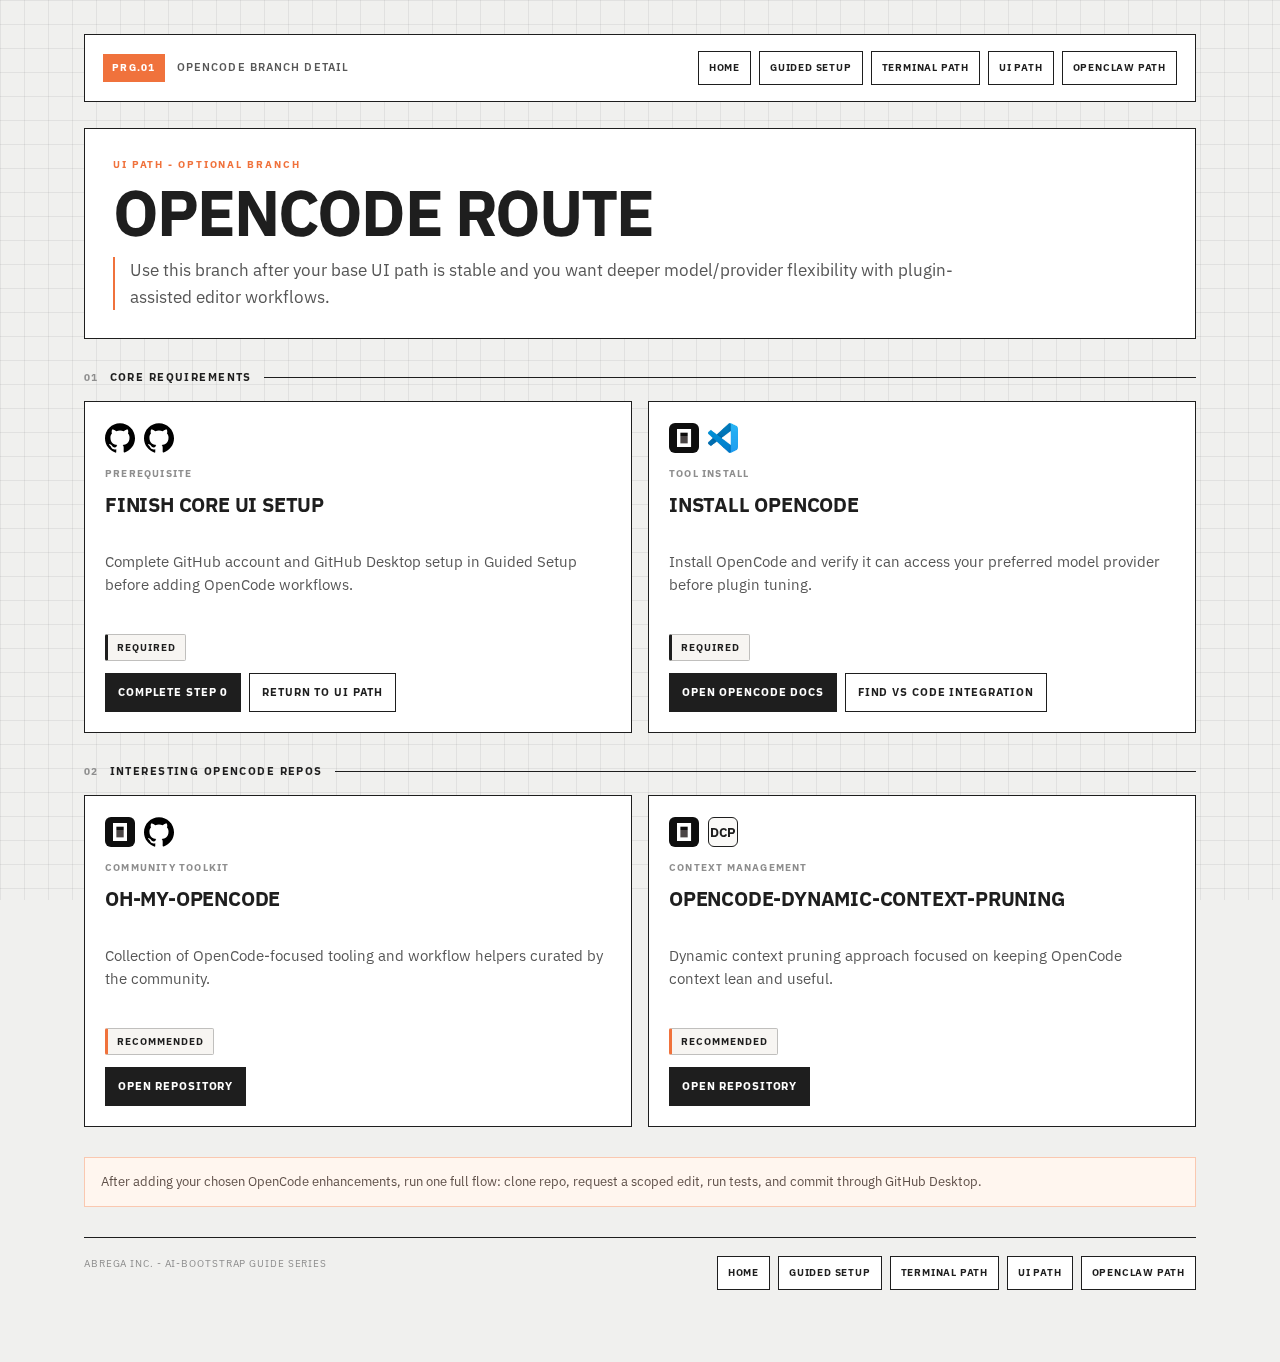
<file: docs/guides/ui/opencode.html>
<!DOCTYPE html>
<html lang="en">
<head>
    <meta charset="UTF-8">
    <meta name="viewport" content="width=device-width, initial-scale=1.0">
    <title>AI Bootstrap Guides - OpenCode Branch Detail</title>
    <meta name="description" content="OpenCode UI branch detail with curated OpenCode add-ons and repo links.">
    <link rel="preconnect" href="https://fonts.googleapis.com">
    <link rel="preconnect" href="https://fonts.gstatic.com" crossorigin>
    <link href="https://fonts.googleapis.com/css2?family=IBM+Plex+Sans:wght@400;500;700&display=swap" rel="stylesheet">
    <link rel="stylesheet" href="../../guides.css">
</head>
<body>
    <div class="grid-bg"></div>

    <main class="page">
        <header class="topbar">
            <div class="brand">
                <div class="brand-id">PRG.01</div>
                <div class="brand-title">OpenCode Branch Detail</div>
            </div>
            <nav class="topnav" aria-label="Guide navigation">
                <a href="../../index.html">Home</a>
                <a href="../">Guided Setup</a>
                <a href="../terminal/">Terminal Path</a>
                <a href="./">UI Path</a>
                <a href="../openclaw/">OpenClaw Path</a>
            </nav>
        </header>

        <section class="hero">
            <div class="hero-kicker">UI Path - Optional Branch</div>
            <h1>OpenCode Route</h1>
            <p>Use this branch after your base UI path is stable and you want deeper model/provider flexibility with plugin-assisted editor workflows.</p>
        </section>

        <div class="section-header">
            <span class="section-num">01</span>
            <span class="section-title">Core Requirements</span>
            <div class="section-line"></div>
        </div>

        <section class="card-grid">
            <article class="card">
                <div class="logo-row">
                    <img class="tool-logo" src="../../github-logo.svg" alt="GitHub logo">
                    <img class="tool-logo" src="../../github-logo.svg" alt="GitHub Desktop logo">
                </div>
                <div class="eyebrow">Prerequisite</div>
                <h3>Finish Core UI Setup</h3>
                <p>Complete GitHub account and GitHub Desktop setup in Guided Setup before adding OpenCode workflows.</p>
                <div class="badges">
                    <span class="badge required">Required</span>
                </div>
                <div class="actions">
                    <a class="primary" href="../index.html#step-0">Complete Step 0</a>
                    <a href="../ui/">Return To UI Path</a>
                </div>
            </article>

            <article class="card">
                <div class="logo-row">
                    <img class="tool-logo" src="../../opencode-logo.png" alt="OpenCode logo">
                    <img class="tool-logo" src="../../vscode-logo.jpg" alt="VS Code logo">
                </div>
                <div class="eyebrow">Tool Install</div>
                <h3>Install OpenCode</h3>
                <p>Install OpenCode and verify it can access your preferred model provider before plugin tuning.</p>
                <div class="badges">
                    <span class="badge required">Required</span>
                </div>
                <div class="actions">
                    <a class="primary" href="https://opencode.ai/docs" target="_blank" rel="noopener">Open OpenCode Docs</a>
                    <a href="https://marketplace.visualstudio.com/search?term=opencode&target=VSCode&category=All%20categories&sortBy=Relevance" target="_blank" rel="noopener">Find VS Code Integration</a>
                </div>
            </article>
        </section>

        <div class="section-header">
            <span class="section-num">02</span>
            <span class="section-title">Interesting OpenCode Repos</span>
            <div class="section-line"></div>
        </div>

        <section class="card-grid">
            <article class="card">
                <div class="logo-row">
                    <img class="tool-logo" src="../../opencode-logo.png" alt="OpenCode logo">
                    <img class="tool-logo" src="../../github-logo.svg" alt="GitHub logo">
                </div>
                <div class="eyebrow">Community Toolkit</div>
                <h3>oh-my-opencode</h3>
                <p>Collection of OpenCode-focused tooling and workflow helpers curated by the community.</p>
                <div class="badges">
                    <span class="badge recommended">Recommended</span>
                </div>
                <div class="actions">
                    <a class="primary" href="https://github.com/code-yeongyu/oh-my-opencode" target="_blank" rel="noopener">Open Repository</a>
                </div>
            </article>

            <article class="card">
                <div class="logo-row">
                    <img class="tool-logo" src="../../opencode-logo.png" alt="OpenCode logo">
                    <span class="logo-glyph">DCP</span>
                </div>
                <div class="eyebrow">Context Management</div>
                <h3>opencode-dynamic-context-pruning</h3>
                <p>Dynamic context pruning approach focused on keeping OpenCode context lean and useful.</p>
                <div class="badges">
                    <span class="badge recommended">Recommended</span>
                </div>
                <div class="actions">
                    <a class="primary" href="https://github.com/Opencode-DCP/opencode-dynamic-context-pruning" target="_blank" rel="noopener">Open Repository</a>
                </div>
            </article>
        </section>

        <p class="note">After adding your chosen OpenCode enhancements, run one full flow: clone repo, request a scoped edit, run tests, and commit through GitHub Desktop.</p>

        <footer class="footer">
            <div class="footmeta">ABREGA INC. - AI-BOOTSTRAP GUIDE SERIES</div>
            <nav class="footnav" aria-label="Footer navigation">
                <a href="../../index.html">Home</a>
                <a href="../">Guided Setup</a>
                <a href="../terminal/">Terminal Path</a>
                <a href="./">UI Path</a>
                <a href="../openclaw/">OpenClaw Path</a>
            </nav>
        </footer>
    </main>
</body>
</html>
</file>
<file: docs/guides.css>
:root {
    --paper: #f0f0ee;
    --white: #ffffff;
    --black: #1e1e1e;
    --charcoal: #2a2a2a;
    --orange: #f0723c;
    --gray: #575757;
    --gray-light: #8e8e8e;
    --line: rgba(0, 0, 0, 0.12);
    --badge-bg: #f7f5f2;
    --badge-fg: #1e1e1e;
    --badge-border: rgba(0, 0, 0, 0.22);
}

* {
    box-sizing: border-box;
    margin: 0;
    padding: 0;
}

body {
    font-family: 'IBM Plex Sans', -apple-system, sans-serif;
    background: var(--paper);
    color: var(--black);
    line-height: 1.55;
    -webkit-font-smoothing: antialiased;
}

.grid-bg {
    position: fixed;
    inset: 0;
    background-image:
        linear-gradient(rgba(0, 0, 0, 0.06) 1px, transparent 1px),
        linear-gradient(90deg, rgba(0, 0, 0, 0.06) 1px, transparent 1px);
    background-size: 24px 24px;
    pointer-events: none;
    z-index: 0;
}

.page {
    position: relative;
    z-index: 1;
    max-width: 1180px;
    margin: 0 auto;
    padding: 34px 34px 72px;
}

@media (max-width: 768px) {
    .page {
        padding: 22px 16px 52px;
    }
}

.topbar {
    background: var(--white);
    border: 1px solid var(--black);
    padding: 16px 18px;
    display: flex;
    justify-content: space-between;
    align-items: center;
    gap: 16px;
    flex-wrap: wrap;
    margin-bottom: 26px;
}

.brand {
    display: flex;
    align-items: center;
    gap: 12px;
    flex-wrap: wrap;
}

.brand-id {
    background: var(--orange);
    color: var(--white);
    font-size: 10px;
    font-weight: 700;
    letter-spacing: 0.13em;
    text-transform: uppercase;
    padding: 6px 9px;
}

.brand-title {
    font-size: 11px;
    letter-spacing: 0.1em;
    text-transform: uppercase;
    color: var(--gray);
    font-weight: 600;
}

.topnav {
    display: flex;
    flex-wrap: wrap;
    gap: 8px;
}

.topnav a,
.footnav a,
.inline-link {
    text-decoration: none;
    border: 1px solid var(--black);
    color: var(--black);
    background: var(--white);
    padding: 8px 10px;
    font-size: 10px;
    font-weight: 700;
    letter-spacing: 0.08em;
    text-transform: uppercase;
    transition: background 0.14s, color 0.14s, border-color 0.14s;
}

.topnav a:hover,
.footnav a:hover,
.inline-link:hover {
    background: var(--black);
    color: var(--white);
}

.topnav a.active,
.footnav a.active {
    background: var(--black);
    color: var(--white);
}

.hero {
    margin-bottom: 30px;
    background: var(--white);
    border: 1px solid var(--black);
    padding: 28px;
}

.hero-kicker {
    color: var(--orange);
    text-transform: uppercase;
    font-size: 10px;
    font-weight: 700;
    letter-spacing: 0.19em;
    margin-bottom: 10px;
}

.hero h1 {
    font-size: clamp(34px, 7vw, 64px);
    letter-spacing: -0.03em;
    line-height: 0.96;
    text-transform: uppercase;
    margin-bottom: 14px;
}

.hero p {
    max-width: 860px;
    color: var(--gray);
    font-size: 17px;
    border-left: 2px solid var(--orange);
    padding-left: 15px;
}

.section-header {
    display: flex;
    align-items: center;
    gap: 12px;
    margin-bottom: 15px;
}

.section-num {
    font-size: 10px;
    color: var(--gray-light);
    letter-spacing: 0.08em;
    font-weight: 700;
}

.section-title {
    font-size: 11px;
    text-transform: uppercase;
    letter-spacing: 0.13em;
    font-weight: 700;
}

.section-line {
    flex: 1;
    height: 1px;
    background: var(--black);
}

.card-grid {
    display: grid;
    grid-template-columns: repeat(2, minmax(0, 1fr));
    gap: 16px;
    margin-bottom: 30px;
}

.card-grid.three {
    grid-template-columns: repeat(3, minmax(0, 1fr));
}

@media (max-width: 980px) {
    .card-grid,
    .card-grid.three {
        grid-template-columns: 1fr;
    }
}

.card {
    background: var(--white);
    border: 1px solid var(--black);
    padding: 20px;
    display: flex;
    flex-direction: column;
    gap: 12px;
}

.card .eyebrow {
    font-size: 10px;
    text-transform: uppercase;
    letter-spacing: 0.12em;
    color: var(--gray-light);
    font-weight: 700;
}

.card h2 {
    font-size: 27px;
    text-transform: uppercase;
    letter-spacing: -0.02em;
    line-height: 1;
    min-height: 2.1em;
}

.card h3 {
    font-size: 20px;
    text-transform: uppercase;
    letter-spacing: -0.01em;
    line-height: 1.06;
    min-height: 2.2em;
}

.card p {
    color: var(--gray);
    font-size: 15px;
    min-height: 4.8em;
}

@media (max-width: 980px) {
    .card h2,
    .card h3,
    .card p {
        min-height: 0;
    }
}

.command-panel {
    border: 1px solid var(--black);
    background: #faf9f7;
    padding: 12px;
    display: flex;
    flex-direction: column;
    gap: 10px;
}

.command-label {
    font-size: 10px;
    font-weight: 700;
    letter-spacing: 0.1em;
    text-transform: uppercase;
    color: var(--gray-light);
}

.command-row {
    display: flex;
    align-items: center;
    gap: 8px;
    flex-wrap: wrap;
}

.command-code {
    flex: 1;
    min-width: 260px;
    background: var(--black);
    color: var(--white);
    font-family: "IBM Plex Mono", ui-monospace, SFMono-Regular, Menlo, Monaco, Consolas, monospace;
    font-size: 13px;
    line-height: 1.5;
    padding: 10px 11px;
    border: 1px solid var(--black);
    word-break: break-all;
}

.command-copy {
    border: 1px solid var(--black);
    background: var(--white);
    color: var(--black);
    font-size: 10px;
    font-weight: 700;
    letter-spacing: 0.09em;
    text-transform: uppercase;
    padding: 10px 12px;
    cursor: pointer;
    transition: background 0.14s, color 0.14s;
}

.command-copy:hover {
    background: var(--black);
    color: var(--white);
}

.command-copy.copied {
    background: var(--orange);
    border-color: var(--orange);
    color: var(--white);
}

.badges {
    display: flex;
    flex-wrap: wrap;
    gap: 8px;
}

.badge {
    padding: 5px 9px;
    border-radius: 2px;
    border: 1px solid var(--badge-border);
    background: var(--badge-bg);
    color: var(--badge-fg);
    font-size: 10px;
    text-transform: uppercase;
    letter-spacing: 0.1em;
    font-weight: 700;
}

.badge.required {
    border-left: 3px solid var(--black);
}

.badge.recommended {
    border-left: 3px solid var(--orange);
}

.badge.optional {
    color: var(--gray);
    border-left: 3px solid var(--gray-light);
}

.actions {
    display: flex;
    flex-wrap: wrap;
    gap: 8px;
    margin-top: auto;
}

.actions a {
    text-decoration: none;
    border: 1px solid var(--black);
    color: var(--black);
    background: var(--white);
    font-size: 11px;
    font-weight: 700;
    letter-spacing: 0.08em;
    text-transform: uppercase;
    padding: 10px 12px;
    transition: background 0.14s, color 0.14s, border-color 0.14s;
}

.actions a:hover {
    background: var(--black);
    color: var(--white);
}

.actions a.primary {
    background: var(--black);
    color: var(--white);
}

.actions a.primary:hover {
    background: var(--orange);
    border-color: var(--orange);
}

.actions a.primary.inverted {
    background: var(--orange);
    border-color: var(--orange);
}

.actions a.primary.inverted:hover {
    background: var(--black);
    border-color: var(--black);
}

.note {
    background: #fff6ef;
    border: 1px solid rgba(240, 114, 60, 0.35);
    color: #5f5049;
    font-size: 13px;
    padding: 14px 16px;
    margin-bottom: 30px;
}

.checklist {
    list-style: none;
    border: 1px solid var(--line);
    background: #faf9f8;
    padding: 12px;
    display: flex;
    flex-direction: column;
    gap: 8px;
}

.checklist li {
    font-size: 14px;
    color: var(--gray);
    padding-left: 18px;
    position: relative;
}

.checklist li::before {
    content: '\2192';
    color: var(--orange);
    position: absolute;
    left: 0;
}

.footer {
    border-top: 1px solid var(--black);
    padding-top: 18px;
    display: flex;
    justify-content: space-between;
    flex-wrap: wrap;
    gap: 12px;
    margin-top: 22px;
}

.footmeta {
    font-size: 10px;
    text-transform: uppercase;
    letter-spacing: 0.09em;
    color: var(--gray-light);
}

.footnav {
    display: flex;
    gap: 8px;
    flex-wrap: wrap;
}

.logo-row {
    display: flex;
    align-items: center;
    gap: 9px;
    min-height: 32px;
}

.tool-logo {
    width: 30px;
    height: 30px;
    object-fit: contain;
    border-radius: 6px;
}

.tool-logo-svg {
    width: 30px;
    height: 30px;
}

.logo-glyph {
    width: 30px;
    height: 30px;
    border: 1px solid var(--black);
    background: #faf9f7;
    color: var(--black);
    font-size: 13px;
    font-weight: 700;
    display: inline-flex;
    align-items: center;
    justify-content: center;
    border-radius: 6px;
    line-height: 1;
}
</file>
